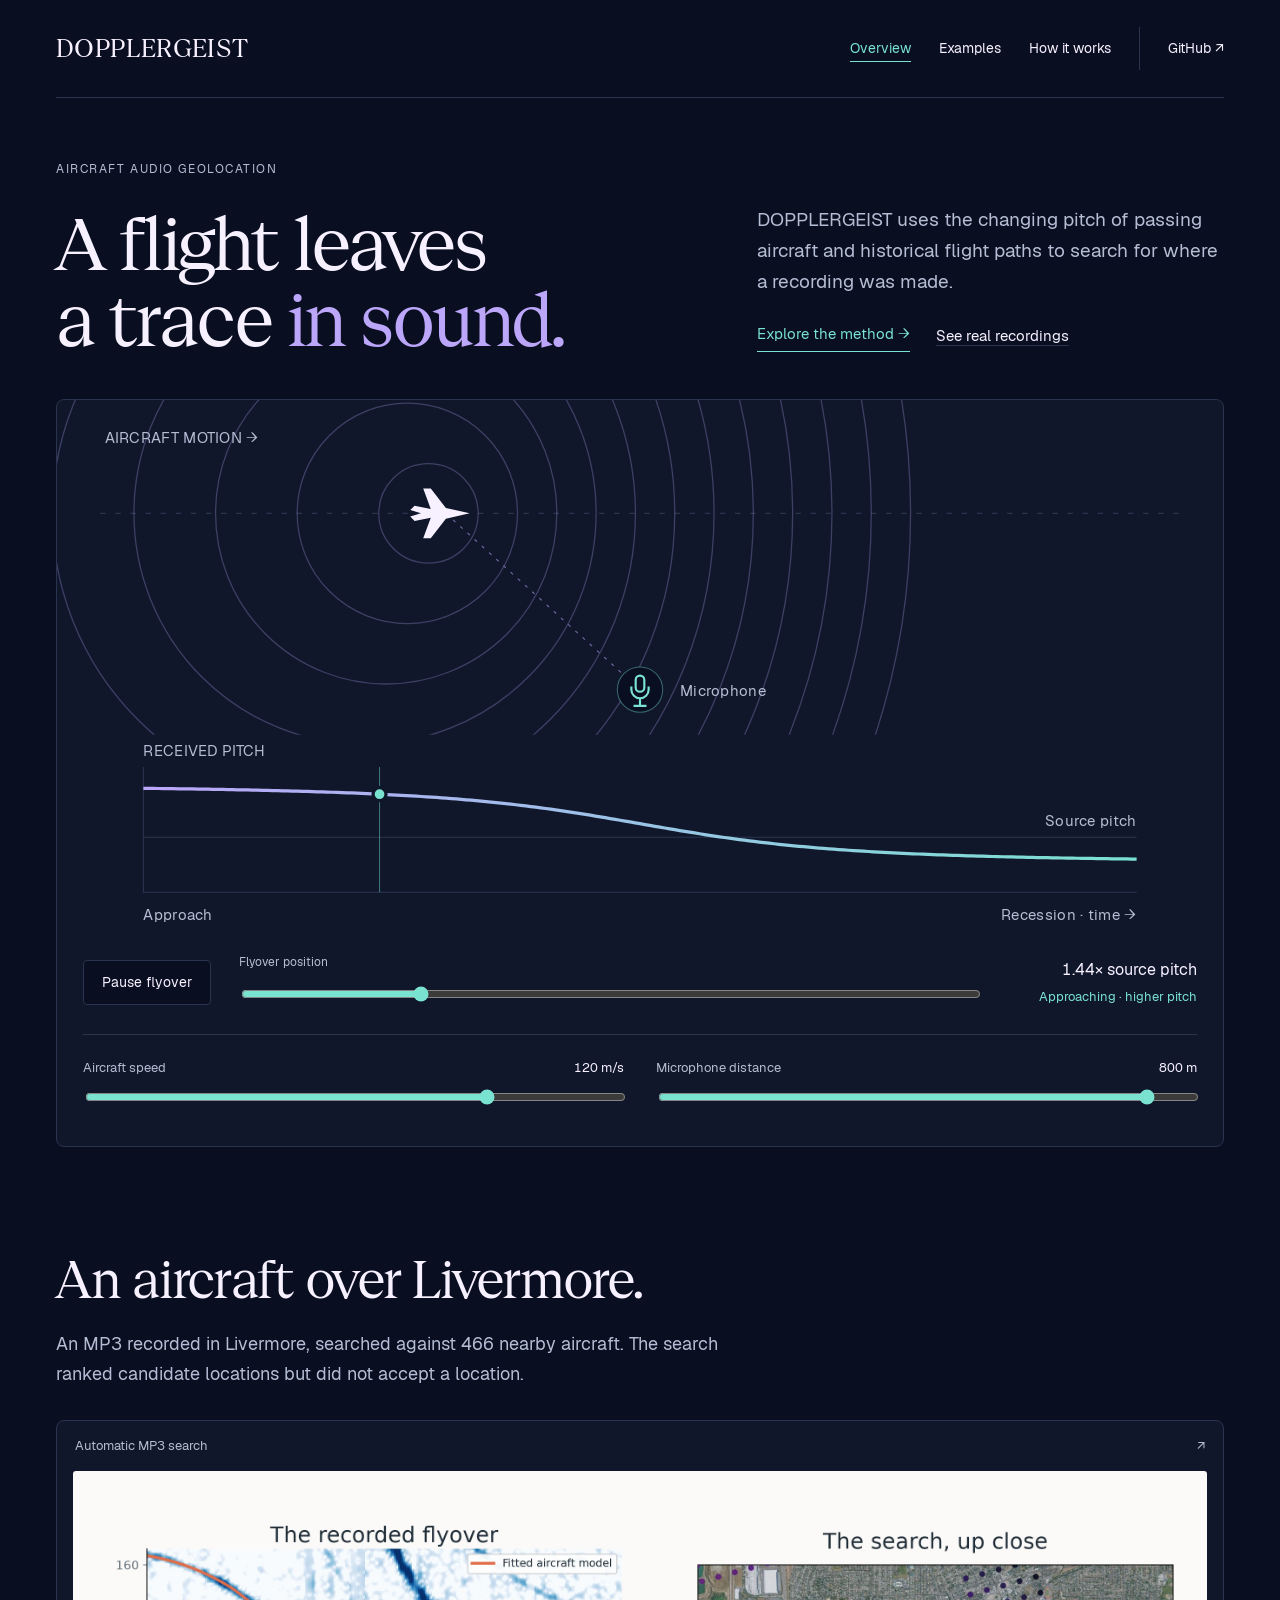
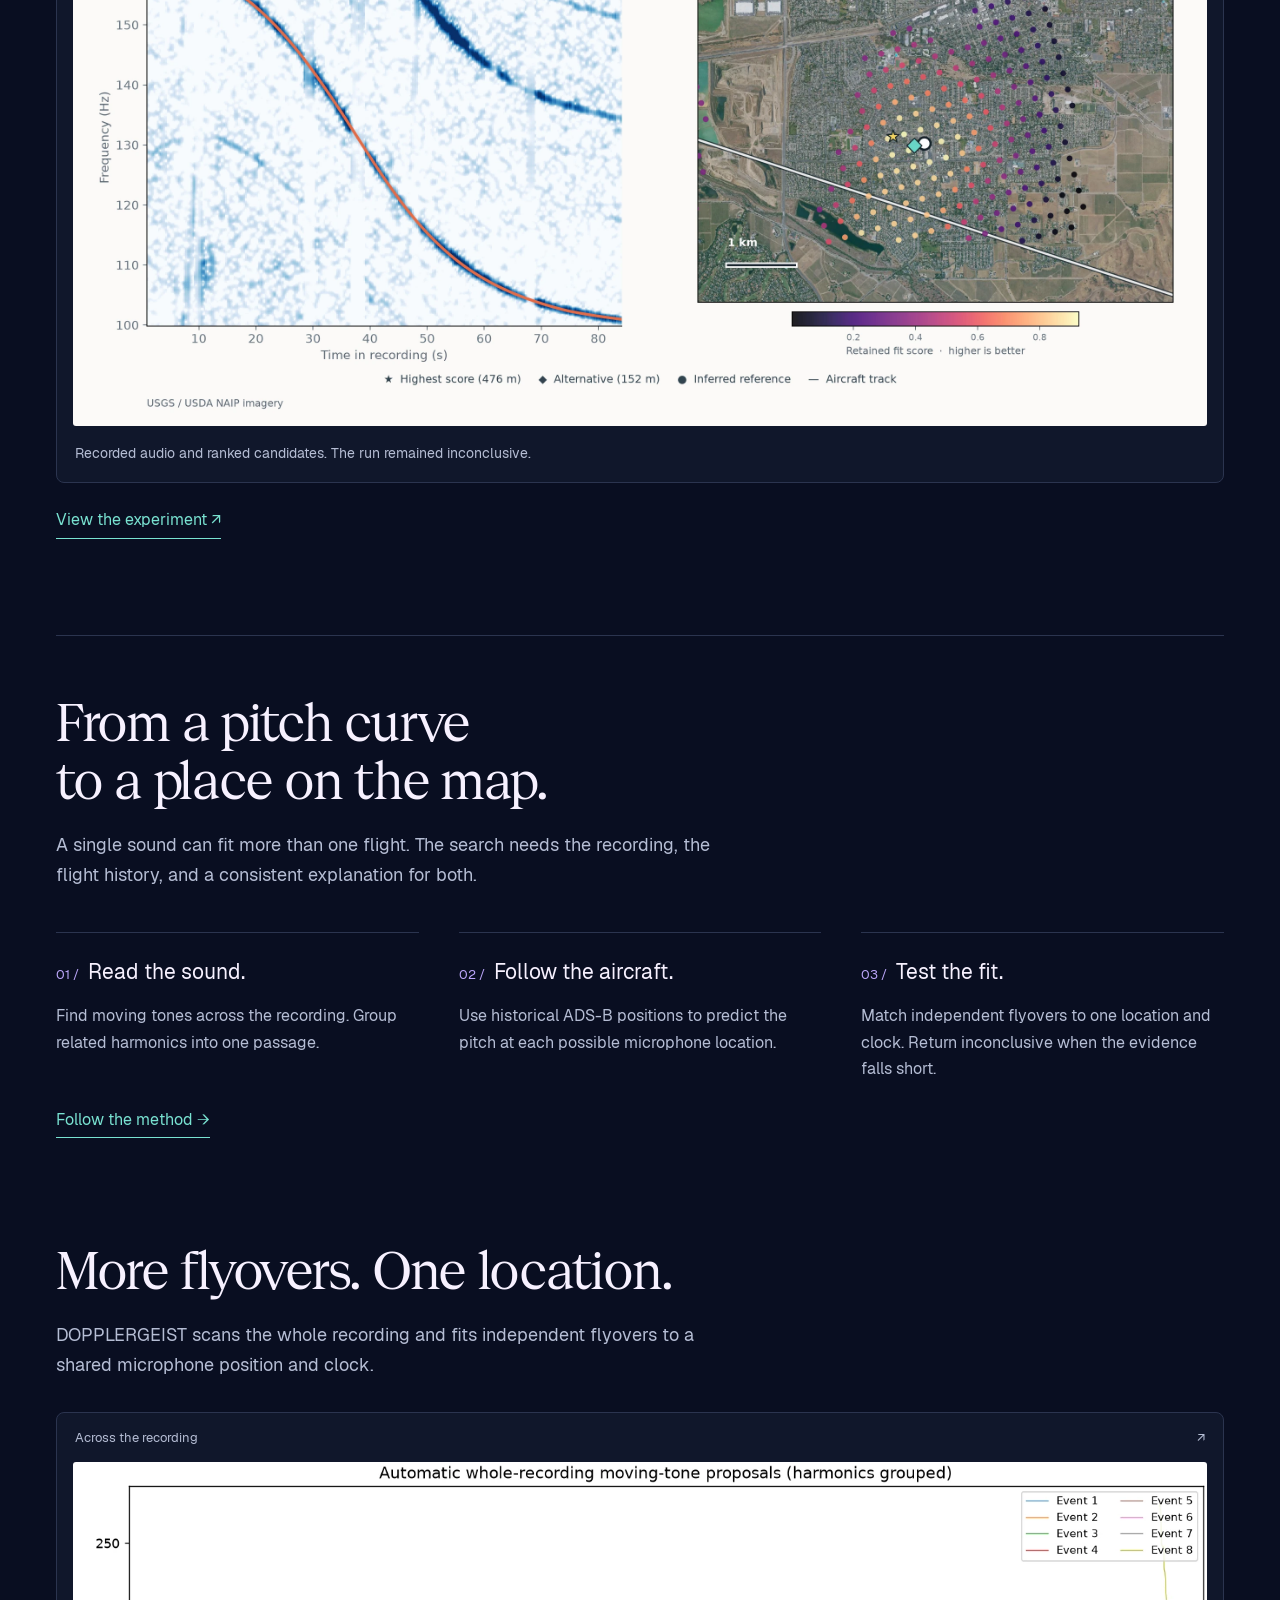
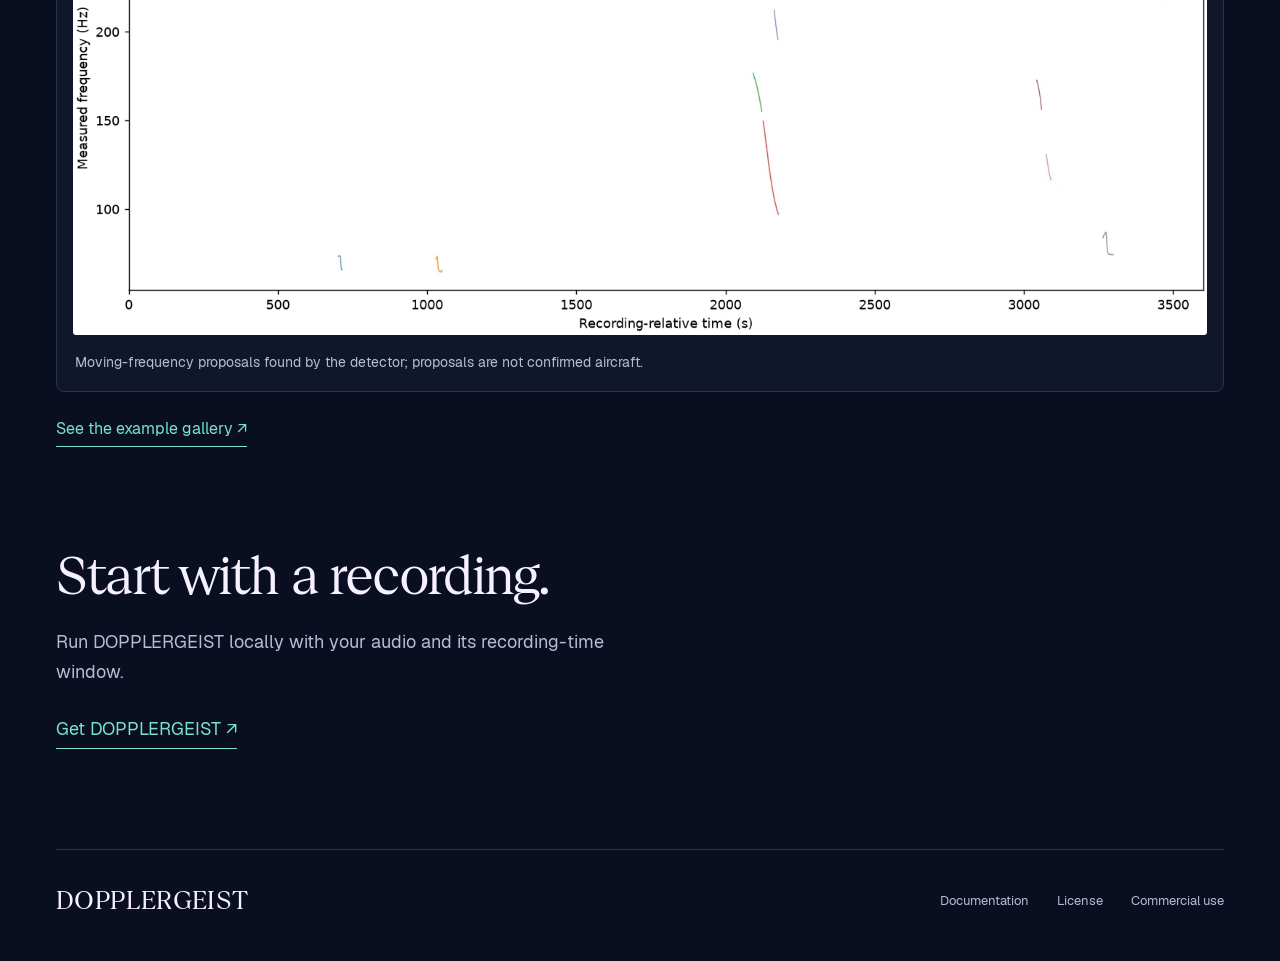
<file: docs/index.html>
<!doctype html>
<html lang="en">
<head>
<meta charset="utf-8">
<meta name="viewport" content="width=device-width,initial-scale=1">
<meta name="theme-color" content="#090e21">
<title>DOPPLERGEIST — Aircraft Doppler Audio Geolocation</title>
<meta name="description" content="Find where audio was recorded using aircraft Doppler shifts and historical ADS-B flight tracks. Explore DOPPLERGEIST’s real recordings, spectrograms and location maps.">
<meta name="robots" content="index,follow,max-image-preview:large">
<link rel="canonical" href="https://1337isnot1337.github.io/DOPPLERGEIST/">
<link rel="preload" href="site-fonts/GeistSerif-Regular.woff2" as="font" type="font/woff2" crossorigin>
<link rel="stylesheet" href="site.css?v=3">
<script src="site.js?v=3" defer></script>
<link rel="icon" href="site-media/favicon.svg" type="image/svg+xml">
<meta property="og:type" content="website">
<meta property="og:site_name" content="DOPPLERGEIST">
<meta property="og:title" content="DOPPLERGEIST — Aircraft Doppler Audio Geolocation">
<meta property="og:description" content="Find where audio was recorded using aircraft Doppler shifts and historical ADS-B flight tracks. Explore DOPPLERGEIST’s real recordings, spectrograms and location maps.">
<meta property="og:url" content="https://1337isnot1337.github.io/DOPPLERGEIST/">
<meta property="og:image" content="https://1337isnot1337.github.io/DOPPLERGEIST/site-media/livermore-automatic-mp3.png">
<meta property="og:image:width" content="2610">
<meta property="og:image:height" content="1278">
<meta property="og:image:alt" content="Aircraft Doppler spectrogram and satellite map from the real Livermore recording">
<meta name="twitter:card" content="summary_large_image">
<meta name="twitter:title" content="DOPPLERGEIST — Aircraft Doppler Audio Geolocation">
<meta name="twitter:description" content="Find where audio was recorded using aircraft Doppler shifts and historical ADS-B flight tracks. Explore DOPPLERGEIST’s real recordings, spectrograms and location maps.">
<meta name="twitter:image" content="https://1337isnot1337.github.io/DOPPLERGEIST/site-media/livermore-automatic-mp3.png">
<meta name="twitter:image:alt" content="Aircraft Doppler spectrogram and satellite map from the real Livermore recording">
<script type="application/ld+json">{"@context":"https://schema.org","@graph":[{"@type":"WebSite","@id":"https://1337isnot1337.github.io/DOPPLERGEIST/#website","url":"https://1337isnot1337.github.io/DOPPLERGEIST/","name":"DOPPLERGEIST"},{"@type":"WebPage","@id":"https://1337isnot1337.github.io/DOPPLERGEIST/#page","url":"https://1337isnot1337.github.io/DOPPLERGEIST/","name":"DOPPLERGEIST — Aircraft Doppler Audio Geolocation","description":"Find where audio was recorded using aircraft Doppler shifts and historical ADS-B flight tracks. Explore DOPPLERGEIST’s real recordings, spectrograms and location maps.","isPartOf":{"@id":"https://1337isnot1337.github.io/DOPPLERGEIST/#website"},"primaryImageOfPage":{"@type":"ImageObject","contentUrl":"https://1337isnot1337.github.io/DOPPLERGEIST/site-media/livermore-automatic-mp3.png"}},{"@type":"SoftwareSourceCode","@id":"https://1337isnot1337.github.io/DOPPLERGEIST/#software","name":"DOPPLERGEIST","description":"Audio geolocation software that matches aircraft Doppler signatures to historical ADS-B flight trajectories.","codeRepository":"https://github.com/1337isnot1337/DOPPLERGEIST","programmingLanguage":"Python","runtimePlatform":"Python 3.11 or later","license":"https://github.com/1337isnot1337/DOPPLERGEIST/blob/main/LICENSE","author":{"@type":"Person","name":"Cinna Davis","url":"https://github.com/1337isnot1337"}}]}</script>
</head>
<body>
<a class="skip" href="#main">Skip to content</a>
<header class="site-header wrap">
<a class="brand" href="./" aria-label="DOPPLERGEIST home">DOPPLERGEIST</a>
<nav aria-label="Main navigation"><a href="./" aria-current="page">Overview</a><a href="examples.html">Examples</a><a href="how-it-works.html">How it works</a><a class="nav-repo" href="https://github.com/1337isnot1337/DOPPLERGEIST">GitHub <span aria-hidden="true">↗</span></a></nav>
</header>
<main id="main">

<section class="hero wrap">
<p class="eyebrow">Aircraft audio geolocation</p>
<div class="hero-copy"><h1>A flight leaves<br>a trace <span>in sound.</span></h1><div><p>DOPPLERGEIST uses the changing pitch of passing aircraft and historical flight paths to search for where a recording was made.</p><div class="hero-links"><a class="text-link" href="how-it-works.html">Explore the method <span aria-hidden="true">→</span></a><a href="examples.html">See real recordings</a></div></div></div>
<div class="doppler-demo" data-doppler>
<svg class="doppler-scene" viewBox="0 0 1080 490" role="img" aria-labelledby="demo-title demo-desc">
<title id="demo-title">How motion changes the pitch at a microphone</title>
<desc id="demo-desc">An aircraft moves from left to right, emitting evenly timed sound waves. Waves are closer together ahead and farther apart behind. The received pitch drops as the aircraft passes. The diagram includes sound travel time and illustrates a constant tone and speed; it is not recorded data.</desc>
<defs><clipPath id="wave-area"><rect width="1080" height="310"/></clipPath><linearGradient id="curve-color"><stop stop-color="#bba6fa"/><stop offset="1" stop-color="#79e2d1"/></linearGradient></defs>
<g clip-path="url(#wave-area)"><path class="flight-line" d="M40 105H1040"/><g class="wavefronts" data-waves><circle cx="402.86" cy="105" r="42.00"/><circle cx="383.27" cy="105" r="98.00"/><circle cx="363.67" cy="105" r="154.00"/><circle cx="344.08" cy="105" r="210.00"/><circle cx="324.49" cy="105" r="266.00"/><circle cx="304.90" cy="105" r="322.00"/><circle cx="285.31" cy="105" r="378.00"/><circle cx="265.71" cy="105" r="434.00"/><circle cx="246.12" cy="105" r="490.00"/><circle cx="226.53" cy="105" r="546.00"/><circle cx="206.94" cy="105" r="602.00"/><circle cx="187.35" cy="105" r="658.00"/></g>
<path class="sound-link" data-sound-link d="M417.55 105L540 268.27"/>
<g class="aircraft" data-plane transform="translate(417.55 105)"><path d="M22 0 0-5-14-23-21-23-14-4-29-7-33-3-23 0-33 3-29 7-14 4-21 23-14 23 0 5Z"/></g>
<g data-receiver transform="translate(0 3.27)"><circle class="receiver-hit" cx="540" cy="265" r="30"/><circle class="receiver-halo" cx="540" cy="265" r="21"/><g class="receiver"><rect x="536" y="252" width="8" height="15" rx="4"/><path d="M532 262v3a8 8 0 0 0 16 0v-3m-8 11v7m-6 0h12"/></g><text x="577" y="271">Microphone</text></g>
</g>
<text x="44" y="40">AIRCRAFT MOTION →</text>
<path class="chart-grid" d="M80 340V456H1000M80 405H1000"/>
<text x="80" y="330">RECEIVED PITCH</text><text x="1000" y="395" text-anchor="end">Source pitch</text>
<path class="pitch-curve" data-curve d="M80.00,359.68 L84.60,359.74 L89.20,359.79 L93.80,359.85 L98.40,359.91 L103.00,359.97 L107.60,360.03 L112.20,360.10 L116.80,360.16 L121.40,360.23 L126.00,360.30 L130.60,360.37 L135.20,360.45 L139.80,360.52 L144.40,360.60 L149.00,360.68 L153.60,360.76 L158.20,360.84 L162.80,360.93 L167.40,361.02 L172.00,361.11 L176.60,361.21 L181.20,361.30 L185.80,361.40 L190.40,361.51 L195.00,361.61 L199.60,361.72 L204.20,361.83 L208.80,361.95 L213.40,362.07 L218.00,362.19 L222.60,362.32 L227.20,362.45 L231.80,362.58 L236.40,362.72 L241.00,362.87 L245.60,363.01 L250.20,363.17 L254.80,363.32 L259.40,363.49 L264.00,363.66 L268.60,363.83 L273.20,364.01 L277.80,364.19 L282.40,364.39 L287.00,364.58 L291.60,364.79 L296.20,365.00 L300.80,365.22 L305.40,365.44 L310.00,365.68 L314.60,365.92 L319.20,366.17 L323.80,366.42 L328.40,366.69 L333.00,366.97 L337.60,367.25 L342.20,367.55 L346.80,367.85 L351.40,368.17 L356.00,368.50 L360.60,368.83 L365.20,369.18 L369.80,369.54 L374.40,369.92 L379.00,370.30 L383.60,370.70 L388.20,371.11 L392.80,371.54 L397.40,371.97 L402.00,372.43 L406.60,372.89 L411.20,373.37 L415.80,373.87 L420.40,374.38 L425.00,374.91 L429.60,375.45 L434.20,376.01 L438.80,376.58 L443.40,377.17 L448.00,377.77 L452.60,378.39 L457.20,379.02 L461.80,379.67 L466.40,380.34 L471.00,381.01 L475.60,381.70 L480.20,382.41 L484.80,383.13 L489.40,383.86 L494.00,384.60 L498.60,385.35 L503.20,386.11 L507.80,386.89 L512.40,387.67 L517.00,388.45 L521.60,389.24 L526.20,390.04 L530.80,390.84 L535.40,391.64 L540.00,392.45 L544.60,393.25 L549.20,394.05 L553.80,394.86 L558.40,395.65 L563.00,396.44 L567.60,397.23 L572.20,398.01 L576.80,398.78 L581.40,399.54 L586.00,400.30 L590.60,401.04 L595.20,401.77 L599.80,402.49 L604.40,403.19 L609.00,403.88 L613.60,404.56 L618.20,405.22 L622.80,405.87 L627.40,406.51 L632.00,407.13 L636.60,407.73 L641.20,408.32 L645.80,408.89 L650.40,409.45 L655.00,409.99 L659.60,410.51 L664.20,411.03 L668.80,411.52 L673.40,412.00 L678.00,412.47 L682.60,412.92 L687.20,413.36 L691.80,413.79 L696.40,414.20 L701.00,414.59 L705.60,414.98 L710.20,415.35 L714.80,415.71 L719.40,416.06 L724.00,416.40 L728.60,416.73 L733.20,417.04 L737.80,417.35 L742.40,417.64 L747.00,417.93 L751.60,418.20 L756.20,418.47 L760.80,418.73 L765.40,418.98 L770.00,419.22 L774.60,419.45 L779.20,419.68 L783.80,419.90 L788.40,420.11 L793.00,420.31 L797.60,420.51 L802.20,420.70 L806.80,420.89 L811.40,421.07 L816.00,421.24 L820.60,421.41 L825.20,421.57 L829.80,421.73 L834.40,421.88 L839.00,422.03 L843.60,422.17 L848.20,422.31 L852.80,422.45 L857.40,422.58 L862.00,422.70 L866.60,422.83 L871.20,422.95 L875.80,423.06 L880.40,423.17 L885.00,423.28 L889.60,423.39 L894.20,423.49 L898.80,423.59 L903.40,423.69 L908.00,423.78 L912.60,423.88 L917.20,423.96 L921.80,424.05 L926.40,424.13 L931.00,424.22 L935.60,424.30 L940.20,424.37 L944.80,424.45 L949.40,424.52 L954.00,424.59 L958.60,424.66 L963.20,424.73 L967.80,424.80 L972.40,424.86 L977.00,424.92 L981.60,424.98 L986.20,425.04 L990.80,425.10 L995.40,425.16 L1000.00,425.21"/><path class="chart-cursor" data-cursor d="M375.71 340V456"/><circle class="pitch-dot" data-dot cx="375.71" cy="370.02" r="6"/>
<text x="80" y="482">Approach</text><text x="1000" y="482" text-anchor="end">Recession · time →</text>
</svg>
<div class="demo-controls" hidden>
<div class="demo-transport"><button type="button" class="play-button" data-play>Play flyover</button><label class="timeline-label"><span>Flyover position</span><input data-time type="range" min="0" max="1000" value="321" aria-label="Scrub through the flyover"></label><div class="pitch-readout"><output data-pitch aria-live="off">Higher pitch</output><span class="demo-phase" data-phase>Approaching · higher pitch</span></div></div>
<div class="demo-parameters"><label><span>Aircraft speed <output data-speed-value for="demo-speed">120 m/s</output></span><input id="demo-speed" data-speed type="range" min="60" max="140" step="5" value="120"></label><label><span>Microphone distance <output data-distance-value for="demo-distance">800 m</output></span><input id="demo-distance" data-distance type="range" min="250" max="850" step="10" value="800"></label></div>
</div>
</div>
</section>
<section class="section wrap" aria-labelledby="livermore">
<div class="section-intro"><h2 id="livermore">An aircraft over Livermore.</h2><p>An MP3 recorded in Livermore, searched against 466 nearby aircraft. The search ranked candidate locations but did not accept a location.</p></div>
<figure class="evidence-figure"><div class="figure-heading"><span>Automatic MP3 search</span><span aria-hidden="true">↗</span></div><a class="figure-link" href="site-media/livermore-automatic-mp3.png" aria-label="View full-size image: Recorded aircraft frequency falling from 160 to 100 Hz beside a satellite map of ranked recording locations in Livermore"><img src="site-media/livermore-automatic-mp3.webp" srcset="site-media/livermore-automatic-mp3-960.webp 960w, site-media/livermore-automatic-mp3.webp 2610w" sizes="(max-width: 700px) calc(100vw - 62px), (max-width: 900px) calc(100vw - 98px), min(1166px, calc(100vw - 146px))" width="2610" height="1278" loading="lazy" decoding="async" alt="Recorded aircraft frequency falling from 160 to 100 Hz beside a satellite map of ranked recording locations in Livermore"></a><figcaption>Recorded audio and ranked candidates. The run remained inconclusive.</figcaption></figure>
<p class="section-link"><a href="https://github.com/1337isnot1337/DOPPLERGEIST/blob/main/docs/LIVERMORE_DEMO.md#all-aircraft-archive-mp3-ranking">View the experiment <span aria-hidden="true">↗</span></a></p>
</section>
<section class="section wrap method-summary" aria-labelledby="doppler">
<div class="section-intro"><h2 id="doppler">From a pitch curve<br>to a place on the map.</h2><p>A single sound can fit more than one flight. The search needs the recording, the flight history, and a consistent explanation for both.</p></div>
<ol class="method-steps"><li><h3>Read the sound.</h3><p>Find moving tones across the recording. Group related harmonics into one passage.</p></li><li><h3>Follow the aircraft.</h3><p>Use historical ADS-B positions to predict the pitch at each possible microphone location.</p></li><li><h3>Test the fit.</h3><p>Match independent flyovers to one location and clock. Return inconclusive when the evidence falls short.</p></li></ol>
<p class="section-link"><a href="how-it-works.html">Follow the method <span aria-hidden="true">→</span></a></p></section>
<section class="section wrap" aria-labelledby="flyovers">
<div class="section-intro"><h2 id="flyovers">More flyovers. One location.</h2><p>DOPPLERGEIST scans the whole recording and fits independent flyovers to a shared microphone position and clock.</p></div>
<figure class="evidence-figure"><div class="figure-heading"><span>Across the recording</span><span aria-hidden="true">↗</span></div><a class="figure-link" href="site-media/discovery-overview.png" aria-label="View full-size image: Automatically detected moving-frequency traces spread across an hour-long recording"><img src="site-media/discovery-overview.webp" srcset="site-media/discovery-overview-960.webp 960w, site-media/discovery-overview.webp 1560w" sizes="(max-width: 700px) calc(100vw - 62px), (max-width: 900px) calc(100vw - 98px), min(1166px, calc(100vw - 146px))" width="1560" height="650" loading="lazy" decoding="async" alt="Automatically detected moving-frequency traces spread across an hour-long recording"></a><figcaption>Moving-frequency proposals found by the detector; proposals are not confirmed aircraft.</figcaption></figure>
<p class="section-link"><a href="examples.html">See the example gallery <span aria-hidden="true">↗</span></a></p>
</section>
<section class="closing wrap"><h2>Start with a recording.</h2><p>Run DOPPLERGEIST locally with your audio and its recording-time window.</p><a class="text-link" href="how-it-works.html#run">Get DOPPLERGEIST <span aria-hidden="true">↗</span></a></section>

</main>
<footer class="wrap">
<a class="brand" href="./">DOPPLERGEIST</a>
<nav aria-label="Footer navigation"><a href="https://github.com/1337isnot1337/DOPPLERGEIST/blob/main/docs/SETUP.md">Documentation</a><a href="https://github.com/1337isnot1337/DOPPLERGEIST/blob/main/LICENSE">License</a><a href="https://github.com/1337isnot1337/DOPPLERGEIST/blob/main/docs/COMMERCIAL-LICENSING.md">Commercial use</a></nav>
</footer>
</body>
</html>
</file>
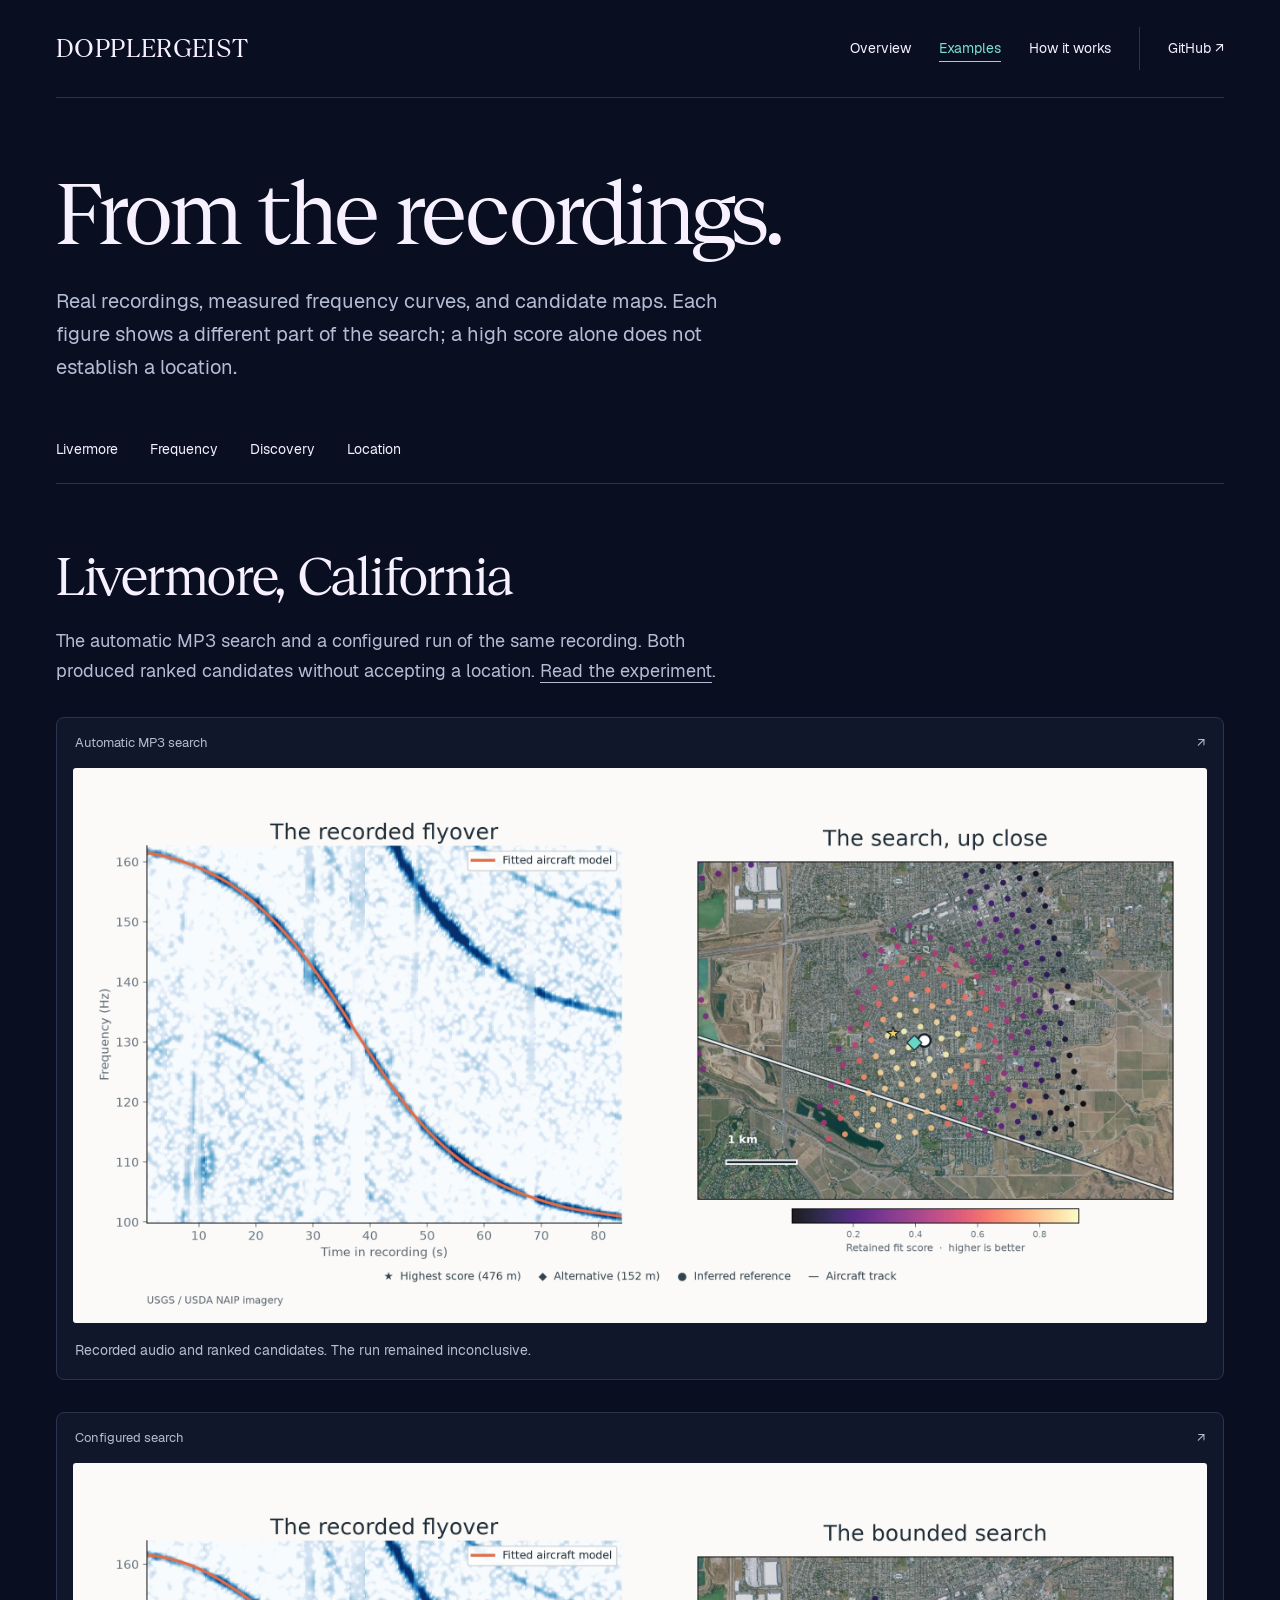
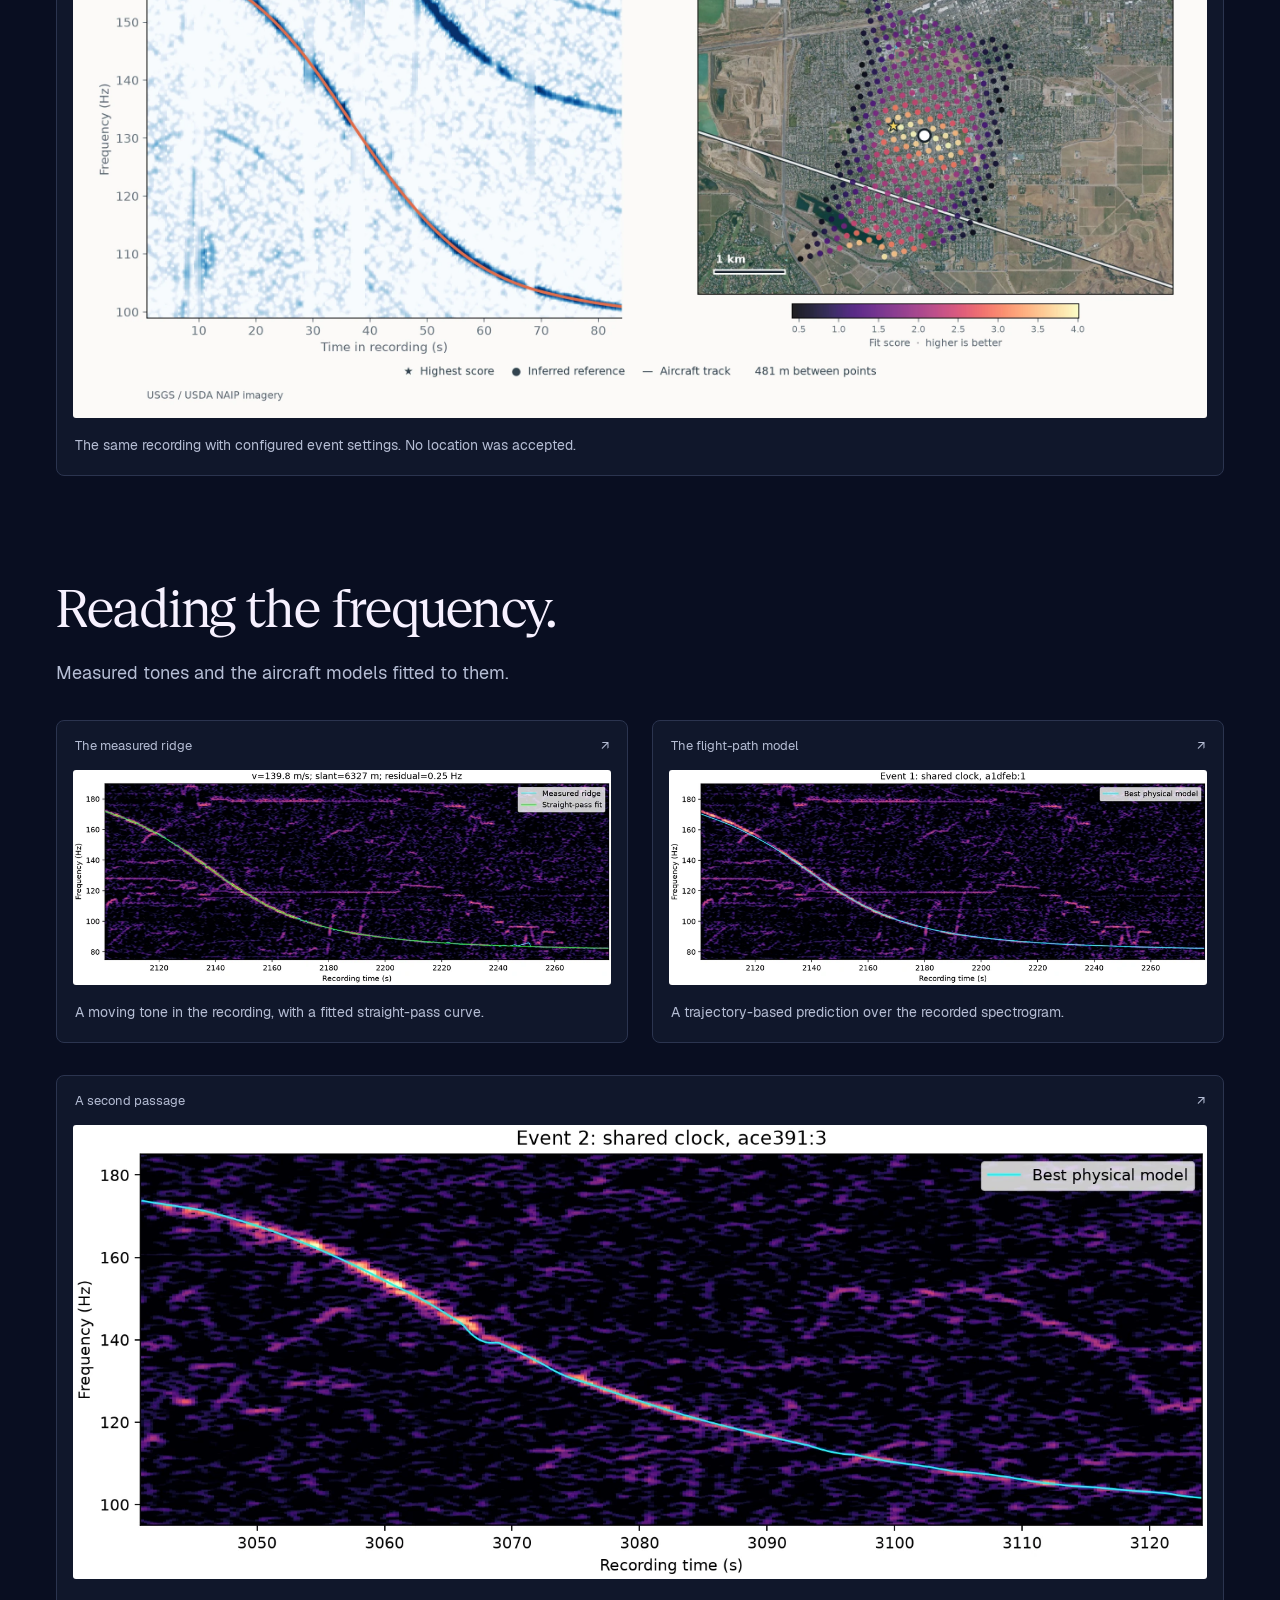
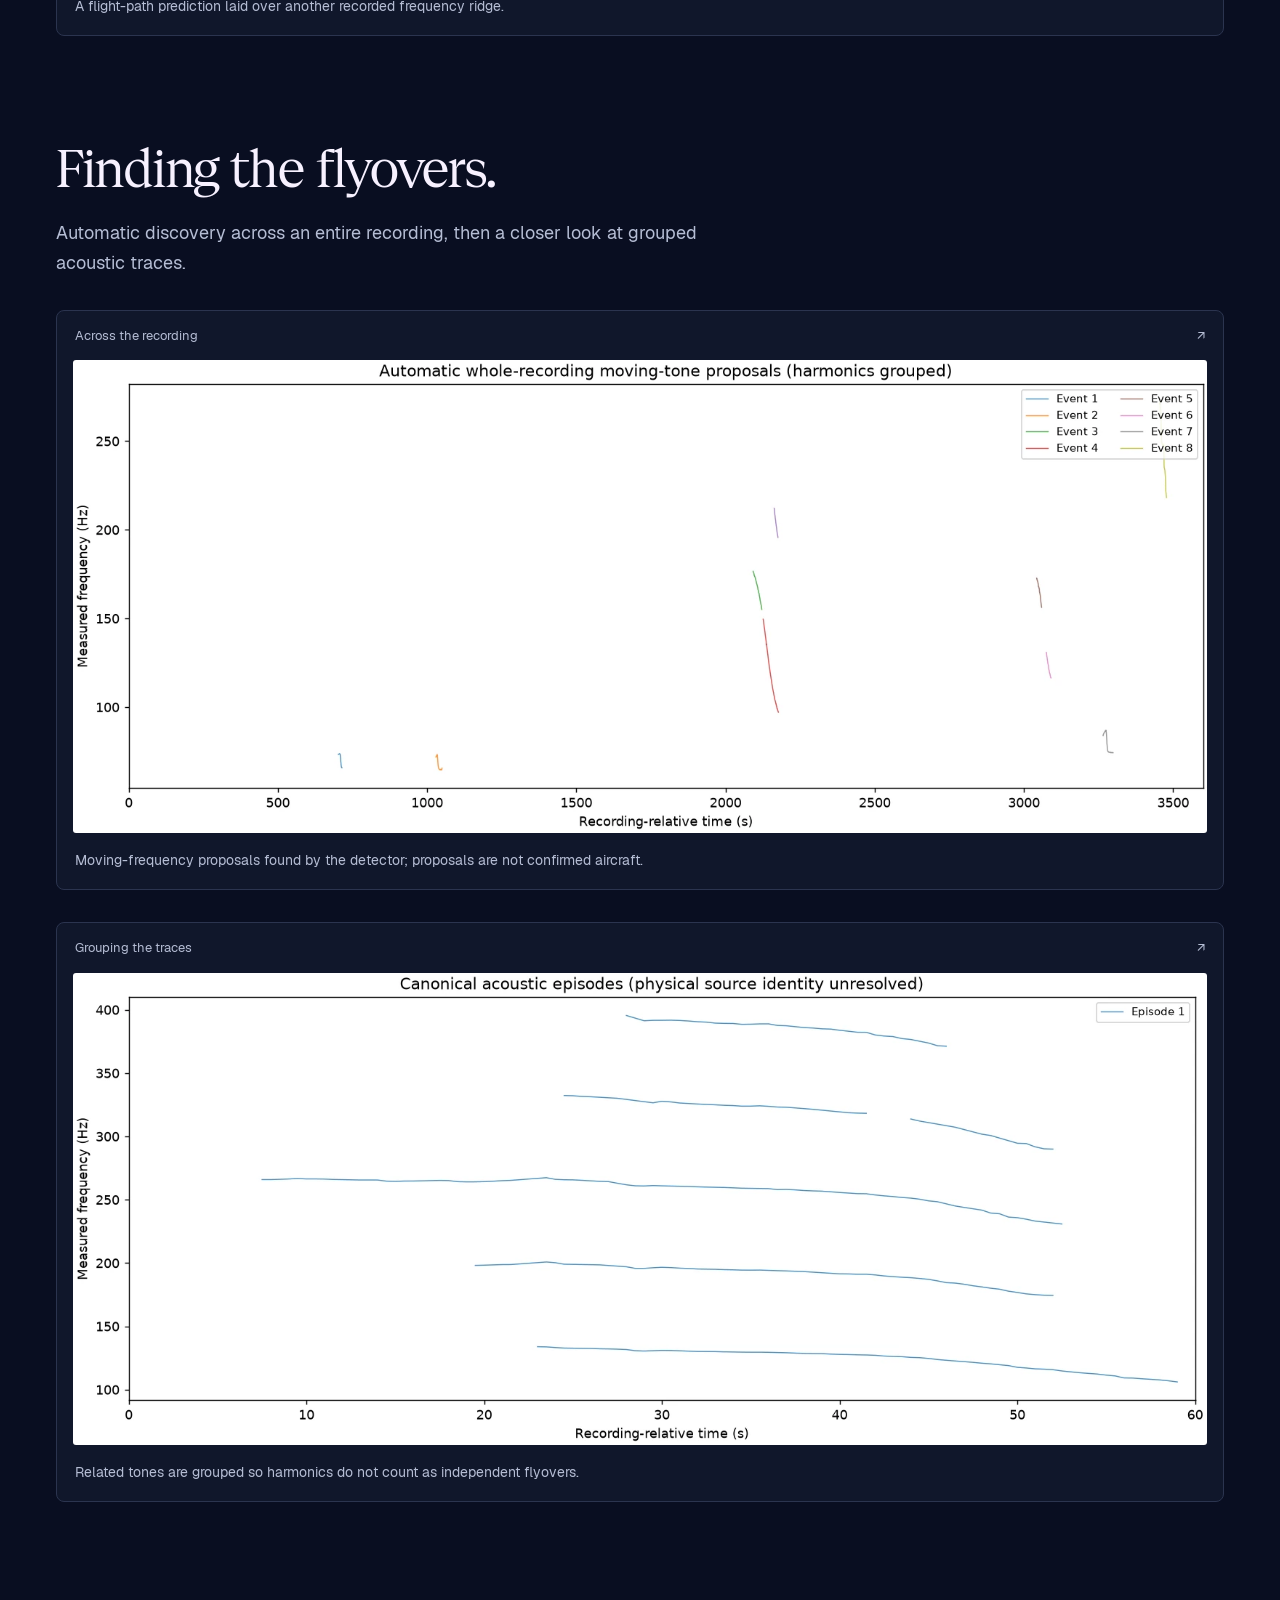
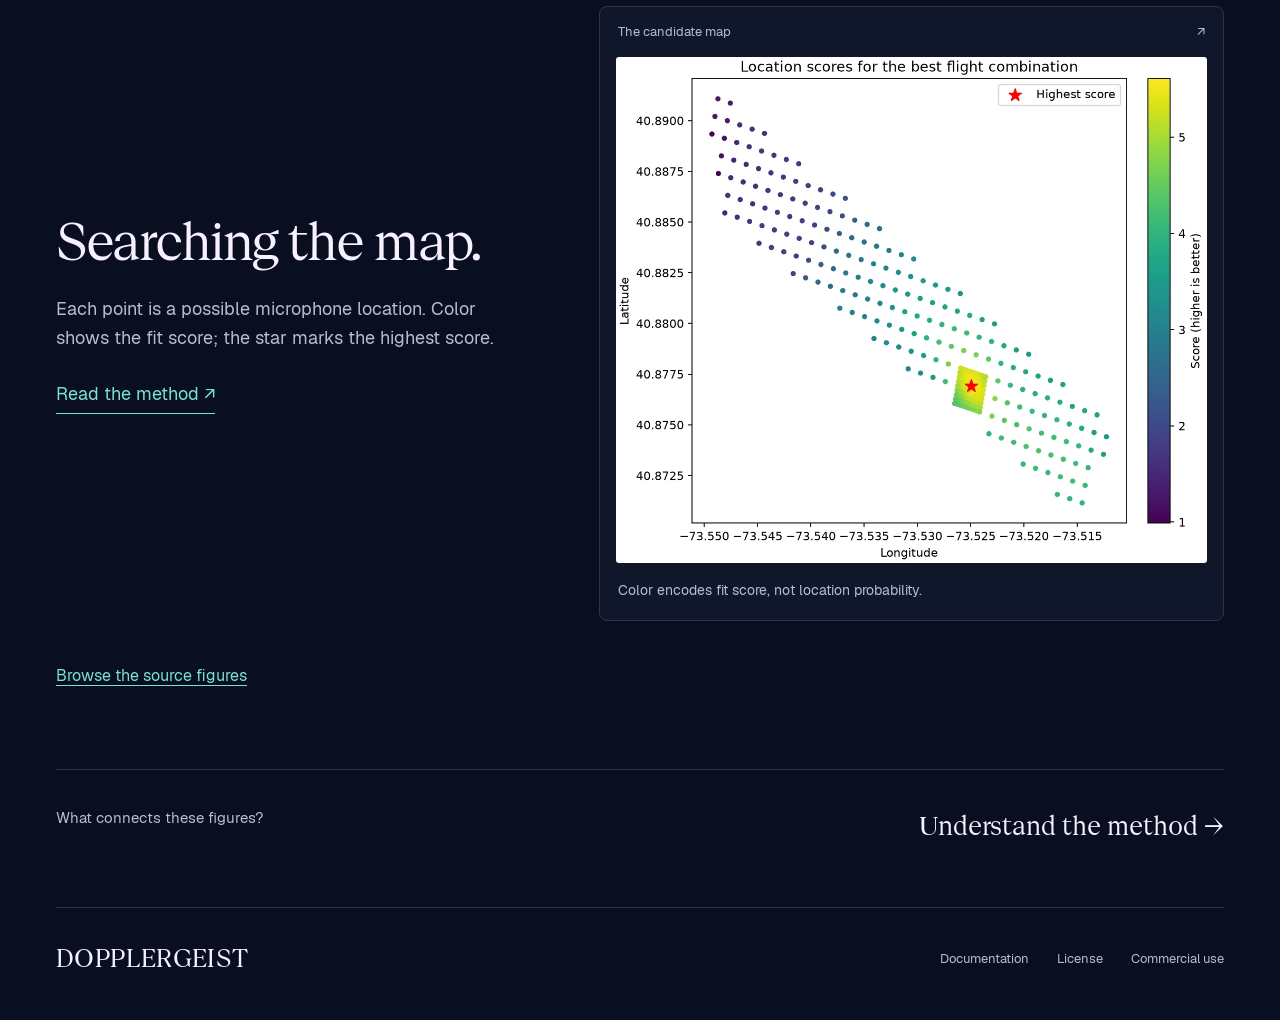
<file: docs/examples.html>
<!doctype html>
<html lang="en">
<head>
<meta charset="utf-8">
<meta name="viewport" content="width=device-width,initial-scale=1">
<meta name="theme-color" content="#090e21">
<title>Audio Geolocation Examples — DOPPLERGEIST</title>
<meta name="description" content="Real aircraft recordings analyzed with DOPPLERGEIST. Browse Doppler spectrograms, flight-path fits and geographic search results from the repository.">
<meta name="robots" content="index,follow,max-image-preview:large">
<link rel="canonical" href="https://1337isnot1337.github.io/DOPPLERGEIST/examples.html">
<link rel="preload" href="site-fonts/GeistSerif-Regular.woff2" as="font" type="font/woff2" crossorigin>
<link rel="stylesheet" href="site.css?v=3">
<script src="site.js?v=3" defer></script>
<link rel="icon" href="site-media/favicon.svg" type="image/svg+xml">
<meta property="og:type" content="website">
<meta property="og:site_name" content="DOPPLERGEIST">
<meta property="og:title" content="Audio Geolocation Examples — DOPPLERGEIST">
<meta property="og:description" content="Real aircraft recordings analyzed with DOPPLERGEIST. Browse Doppler spectrograms, flight-path fits and geographic search results from the repository.">
<meta property="og:url" content="https://1337isnot1337.github.io/DOPPLERGEIST/examples.html">
<meta property="og:image" content="https://1337isnot1337.github.io/DOPPLERGEIST/site-media/livermore-automatic-mp3.png">
<meta property="og:image:width" content="2610">
<meta property="og:image:height" content="1278">
<meta property="og:image:alt" content="Aircraft Doppler spectrogram and satellite map from the real Livermore recording">
<meta name="twitter:card" content="summary_large_image">
<meta name="twitter:title" content="Audio Geolocation Examples — DOPPLERGEIST">
<meta name="twitter:description" content="Real aircraft recordings analyzed with DOPPLERGEIST. Browse Doppler spectrograms, flight-path fits and geographic search results from the repository.">
<meta name="twitter:image" content="https://1337isnot1337.github.io/DOPPLERGEIST/site-media/livermore-automatic-mp3.png">
<meta name="twitter:image:alt" content="Aircraft Doppler spectrogram and satellite map from the real Livermore recording">
<script type="application/ld+json">{"@context":"https://schema.org","@graph":[{"@type":"WebSite","@id":"https://1337isnot1337.github.io/DOPPLERGEIST/#website","url":"https://1337isnot1337.github.io/DOPPLERGEIST/","name":"DOPPLERGEIST"},{"@type":"WebPage","@id":"https://1337isnot1337.github.io/DOPPLERGEIST/examples.html#page","url":"https://1337isnot1337.github.io/DOPPLERGEIST/examples.html","name":"Audio Geolocation Examples — DOPPLERGEIST","description":"Real aircraft recordings analyzed with DOPPLERGEIST. Browse Doppler spectrograms, flight-path fits and geographic search results from the repository.","isPartOf":{"@id":"https://1337isnot1337.github.io/DOPPLERGEIST/#website"},"primaryImageOfPage":{"@type":"ImageObject","contentUrl":"https://1337isnot1337.github.io/DOPPLERGEIST/site-media/livermore-automatic-mp3.png"}},{"@type":"SoftwareSourceCode","@id":"https://1337isnot1337.github.io/DOPPLERGEIST/#software","name":"DOPPLERGEIST","description":"Audio geolocation software that matches aircraft Doppler signatures to historical ADS-B flight trajectories.","codeRepository":"https://github.com/1337isnot1337/DOPPLERGEIST","programmingLanguage":"Python","runtimePlatform":"Python 3.11 or later","license":"https://github.com/1337isnot1337/DOPPLERGEIST/blob/main/LICENSE","author":{"@type":"Person","name":"Cinna Davis","url":"https://github.com/1337isnot1337"}},{"@type":"BreadcrumbList","itemListElement":[{"@type":"ListItem","position":1,"name":"DOPPLERGEIST","item":"https://1337isnot1337.github.io/DOPPLERGEIST/"},{"@type":"ListItem","position":2,"name":"Examples","item":"https://1337isnot1337.github.io/DOPPLERGEIST/examples.html"}]}]}</script>
</head>
<body>
<a class="skip" href="#main">Skip to content</a>
<header class="site-header wrap">
<a class="brand" href="./" aria-label="DOPPLERGEIST home">DOPPLERGEIST</a>
<nav aria-label="Main navigation"><a href="./">Overview</a><a href="examples.html" aria-current="page">Examples</a><a href="how-it-works.html">How it works</a><a class="nav-repo" href="https://github.com/1337isnot1337/DOPPLERGEIST">GitHub <span aria-hidden="true">↗</span></a></nav>
</header>
<main id="main">

<section class="page-heading wrap"><h1>From the recordings.</h1><p>Real recordings, measured frequency curves, and candidate maps. Each figure shows a different part of the search; a high score alone does not establish a location.</p></section>
<nav class="page-jumps wrap" aria-label="On this page"><a href="#livermore">Livermore</a><a href="#frequency">Frequency</a><a href="#discovery">Discovery</a><a href="#map">Location</a></nav>
<section class="section first wrap" aria-labelledby="livermore"><div class="section-intro"><h2 id="livermore">Livermore, California</h2><p>The automatic MP3 search and a configured run of the same recording. Both produced ranked candidates without accepting a location. <a href="https://github.com/1337isnot1337/DOPPLERGEIST/blob/main/docs/LIVERMORE_DEMO.md">Read the experiment</a>.</p></div>
<figure class="evidence-figure"><div class="figure-heading"><span>Automatic MP3 search</span><span aria-hidden="true">↗</span></div><a class="figure-link" href="site-media/livermore-automatic-mp3.png" aria-label="View full-size image: Automatic real MP3 analysis with the observed Doppler curve and ranked locations on a Livermore satellite map"><img src="site-media/livermore-automatic-mp3.webp" srcset="site-media/livermore-automatic-mp3-960.webp 960w, site-media/livermore-automatic-mp3.webp 2610w" sizes="(max-width: 700px) calc(100vw - 62px), (max-width: 900px) calc(100vw - 98px), min(1166px, calc(100vw - 146px))" width="2610" height="1278" fetchpriority="high" alt="Automatic real MP3 analysis with the observed Doppler curve and ranked locations on a Livermore satellite map"></a><figcaption>Recorded audio and ranked candidates. The run remained inconclusive.</figcaption></figure>
<figure class="evidence-figure separate-figure"><div class="figure-heading"><span>Configured search</span><span aria-hidden="true">↗</span></div><a class="figure-link" href="site-media/livermore-configured.png" aria-label="View full-size image: Configured Livermore search showing a recorded flyover and a bounded map of candidate microphone positions"><img src="site-media/livermore-configured.webp" srcset="site-media/livermore-configured-960.webp 960w, site-media/livermore-configured.webp 2610w" sizes="(max-width: 700px) calc(100vw - 62px), (max-width: 900px) calc(100vw - 98px), min(1166px, calc(100vw - 146px))" width="2610" height="1278" loading="lazy" decoding="async" alt="Configured Livermore search showing a recorded flyover and a bounded map of candidate microphone positions"></a><figcaption>The same recording with configured event settings. No location was accepted.</figcaption></figure>
</section>
<section class="section wrap" aria-labelledby="frequency"><div class="section-intro"><h2 id="frequency">Reading the frequency.</h2><p>Measured tones and the aircraft models fitted to them.</p></div>
<div class="pair">
<figure class="evidence-figure"><div class="figure-heading"><span>The measured ridge</span><span aria-hidden="true">↗</span></div><a class="figure-link" href="site-media/measured-event.png" aria-label="View full-size image: Recorded aircraft Doppler ridge and a fitted straight-pass curve"><img src="site-media/measured-event.webp" srcset="site-media/measured-event-960.webp 960w, site-media/measured-event.webp 1500w" sizes="(max-width: 700px) calc(100vw - 62px), (max-width: 900px) calc(50vw - 78px), min(554px, calc(50vw - 102px))" width="1500" height="600" loading="lazy" decoding="async" alt="Recorded aircraft Doppler ridge and a fitted straight-pass curve"></a><figcaption>A moving tone in the recording, with a fitted straight-pass curve.</figcaption></figure>
<figure class="evidence-figure"><div class="figure-heading"><span>The flight-path model</span><span aria-hidden="true">↗</span></div><a class="figure-link" href="site-media/physical-model.png" aria-label="View full-size image: Observed aircraft spectrogram with a best-fitting sound propagation model"><img src="site-media/physical-model.webp" srcset="site-media/physical-model-960.webp 960w, site-media/physical-model.webp 1600w" sizes="(max-width: 700px) calc(100vw - 62px), (max-width: 900px) calc(50vw - 78px), min(554px, calc(50vw - 102px))" width="1600" height="640" loading="lazy" decoding="async" alt="Observed aircraft spectrogram with a best-fitting sound propagation model"></a><figcaption>A trajectory-based prediction over the recorded spectrogram.</figcaption></figure>
</div>
<figure class="evidence-figure separate-figure"><div class="figure-heading"><span>A second passage</span><span aria-hidden="true">↗</span></div><a class="figure-link" href="site-media/track-overlay.png" aria-label="View full-size image: Second recorded flyover with cyan Doppler model over the descending frequency ridge"><img src="site-media/track-overlay.webp" srcset="site-media/track-overlay-960.webp 960w, site-media/track-overlay.webp 1600w" sizes="(max-width: 700px) calc(100vw - 62px), (max-width: 900px) calc(100vw - 98px), min(1166px, calc(100vw - 146px))" width="1600" height="640" loading="lazy" decoding="async" alt="Second recorded flyover with cyan Doppler model over the descending frequency ridge"></a><figcaption>A flight-path prediction laid over another recorded frequency ridge.</figcaption></figure>
</section>
<section class="section wrap" aria-labelledby="discovery"><div class="section-intro"><h2 id="discovery">Finding the flyovers.</h2><p>Automatic discovery across an entire recording, then a closer look at grouped acoustic traces.</p></div>
<figure class="evidence-figure"><div class="figure-heading"><span>Across the recording</span><span aria-hidden="true">↗</span></div><a class="figure-link" href="site-media/discovery-overview.png" aria-label="View full-size image: Whole-recording discovery showing candidate moving-frequency traces over recording time"><img src="site-media/discovery-overview.webp" srcset="site-media/discovery-overview-960.webp 960w, site-media/discovery-overview.webp 1560w" sizes="(max-width: 700px) calc(100vw - 62px), (max-width: 900px) calc(100vw - 98px), min(1166px, calc(100vw - 146px))" width="1560" height="650" loading="lazy" decoding="async" alt="Whole-recording discovery showing candidate moving-frequency traces over recording time"></a><figcaption>Moving-frequency proposals found by the detector; proposals are not confirmed aircraft.</figcaption></figure>
<figure class="evidence-figure separate-figure"><div class="figure-heading"><span>Grouping the traces</span><span aria-hidden="true">↗</span></div><a class="figure-link" href="site-media/acoustic-families.png" aria-label="View full-size image: Frequency traces grouped into a canonical acoustic episode over 60 seconds"><img src="site-media/acoustic-families.webp" srcset="site-media/acoustic-families-960.webp 960w, site-media/acoustic-families.webp 1560w" sizes="(max-width: 700px) calc(100vw - 62px), (max-width: 900px) calc(100vw - 98px), min(1166px, calc(100vw - 146px))" width="1560" height="650" loading="lazy" decoding="async" alt="Frequency traces grouped into a canonical acoustic episode over 60 seconds"></a><figcaption>Related tones are grouped so harmonics do not count as independent flyovers.</figcaption></figure>
</section>
<section class="section wrap location-section" aria-labelledby="map"><div><h2 id="map">Searching the map.</h2><p>Each point is a possible microphone location. Color shows the fit score; the star marks the highest score.</p><a class="text-link" href="how-it-works.html">Read the method <span aria-hidden="true">↗</span></a></div>
<figure class="evidence-figure"><div class="figure-heading"><span>The candidate map</span><span aria-hidden="true">↗</span></div><a class="figure-link" href="site-media/location-scores.png" aria-label="View full-size image: Geographic grid colored by location fit score, with the highest-scoring position marked by a red star"><img src="site-media/location-scores.webp" srcset="site-media/location-scores-960.webp 960w, site-media/location-scores.webp 1120w" sizes="(max-width: 700px) calc(100vw - 62px), (max-width: 900px) calc(100vw - 98px), min(1166px, calc(100vw - 146px))" width="1120" height="960" loading="lazy" decoding="async" alt="Geographic grid colored by location fit score, with the highest-scoring position marked by a red star"></a><figcaption>Color encodes fit score, not location probability.</figcaption></figure>
</section>

<p class="wrap source-link"><a href="https://github.com/1337isnot1337/DOPPLERGEIST/tree/main/evidence">Browse the source figures</a></p>
<div class="next-page wrap"><span>What connects these figures?</span><a href="how-it-works.html">Understand the method <span aria-hidden="true">→</span></a></div>
</main>
<footer class="wrap">
<a class="brand" href="./">DOPPLERGEIST</a>
<nav aria-label="Footer navigation"><a href="https://github.com/1337isnot1337/DOPPLERGEIST/blob/main/docs/SETUP.md">Documentation</a><a href="https://github.com/1337isnot1337/DOPPLERGEIST/blob/main/LICENSE">License</a><a href="https://github.com/1337isnot1337/DOPPLERGEIST/blob/main/docs/COMMERCIAL-LICENSING.md">Commercial use</a></nav>
</footer>
</body>
</html>
</file>
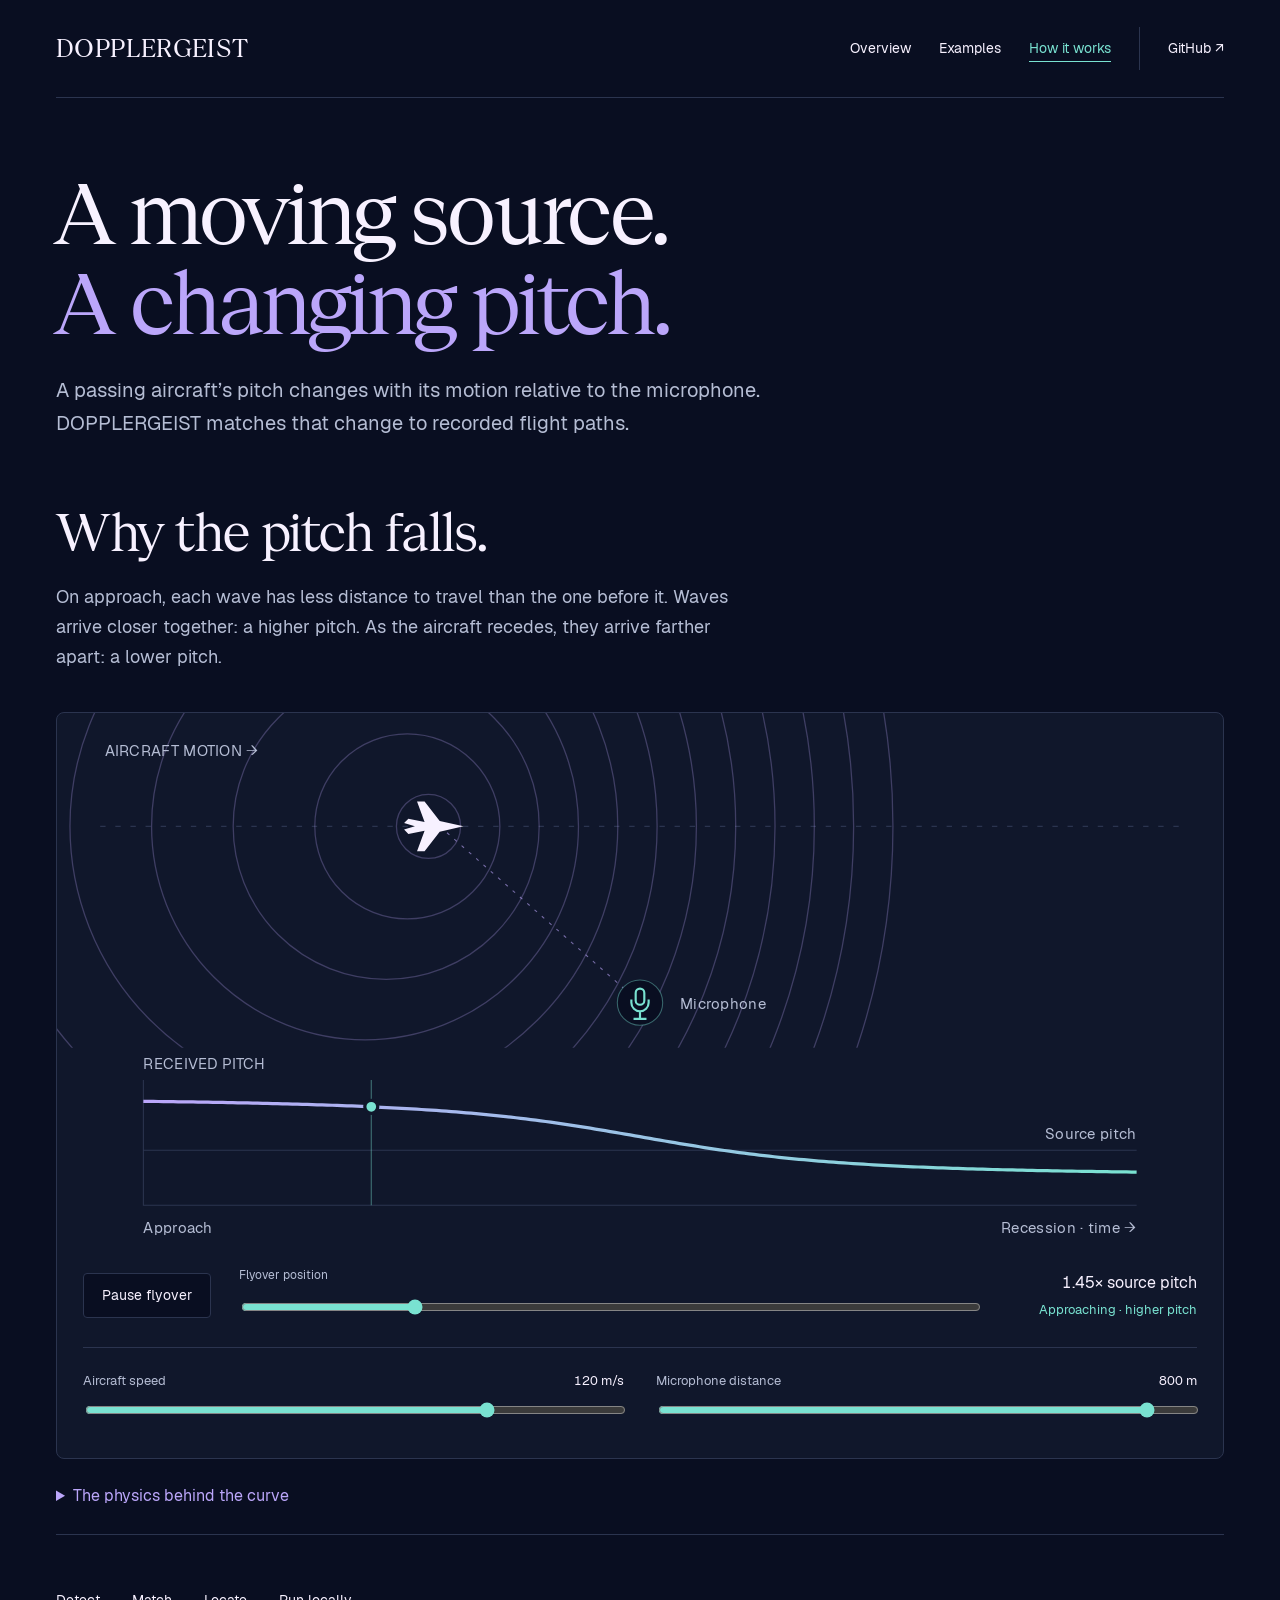
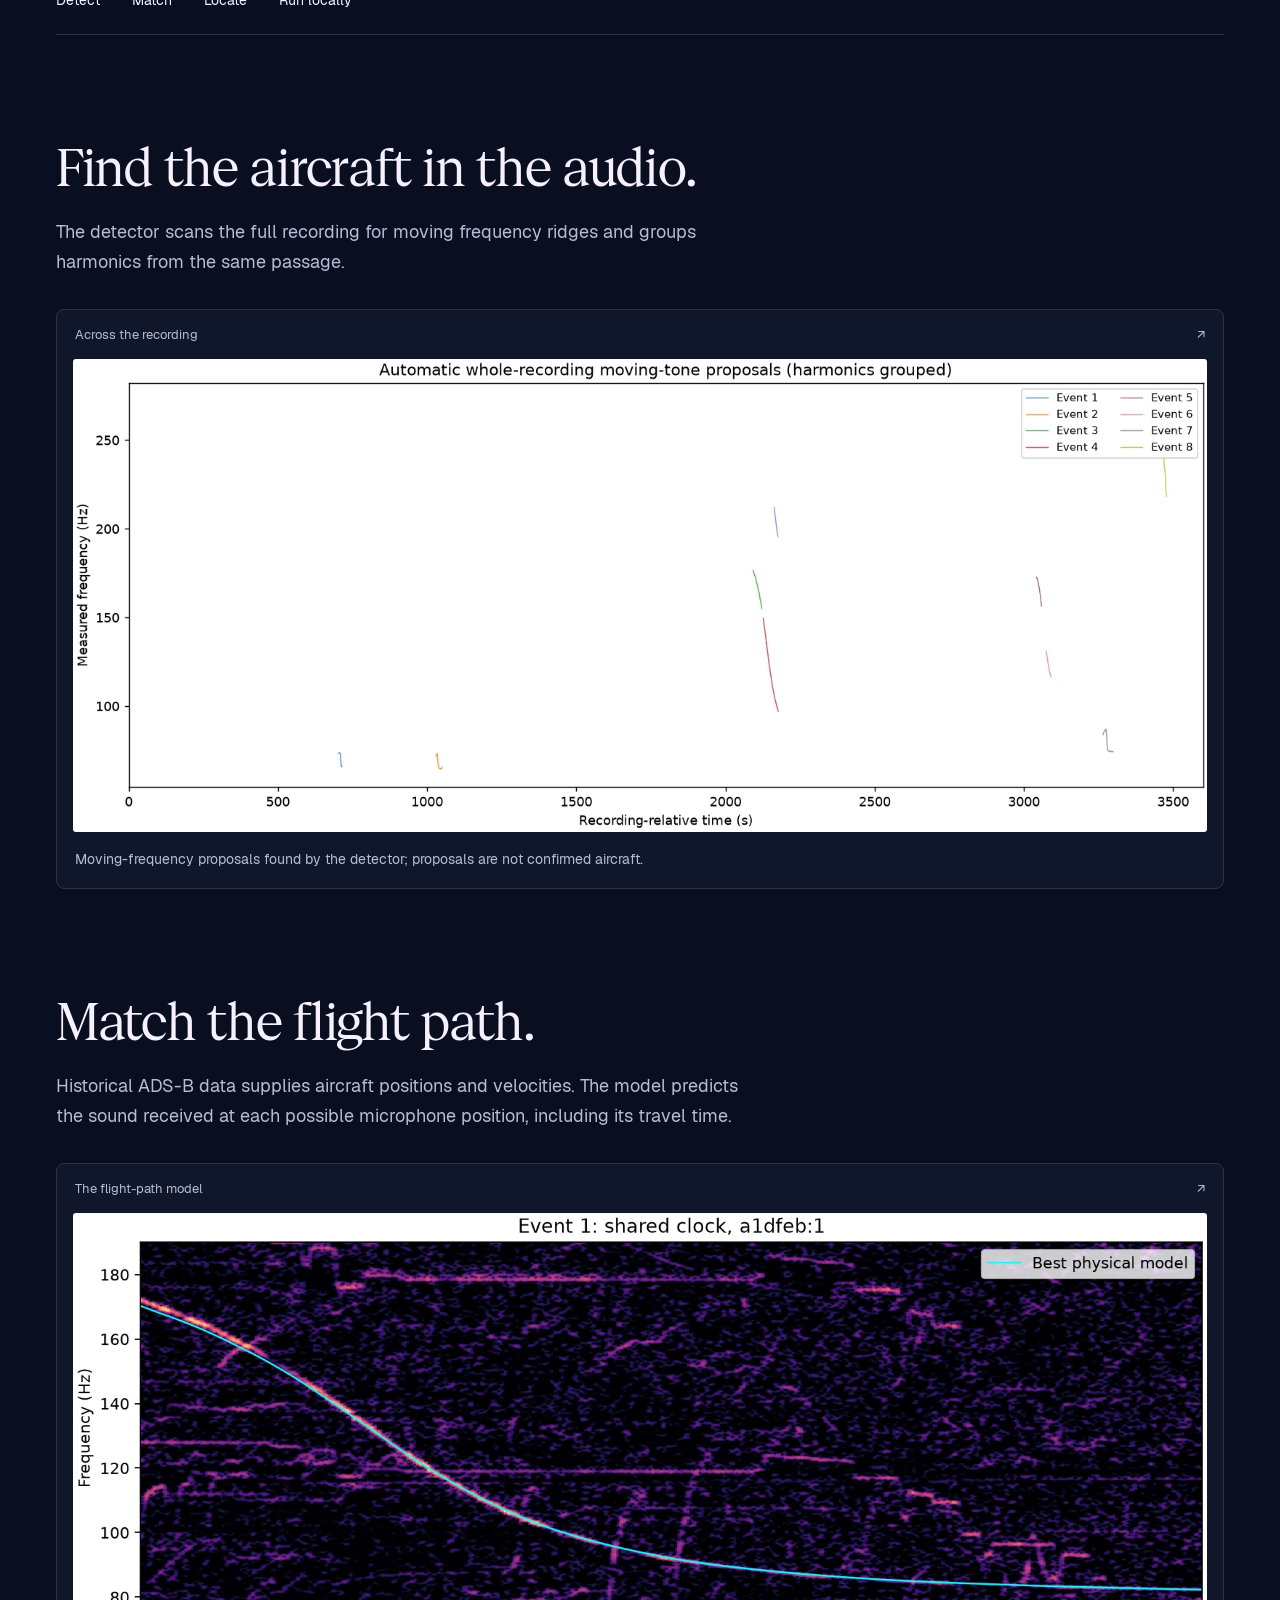
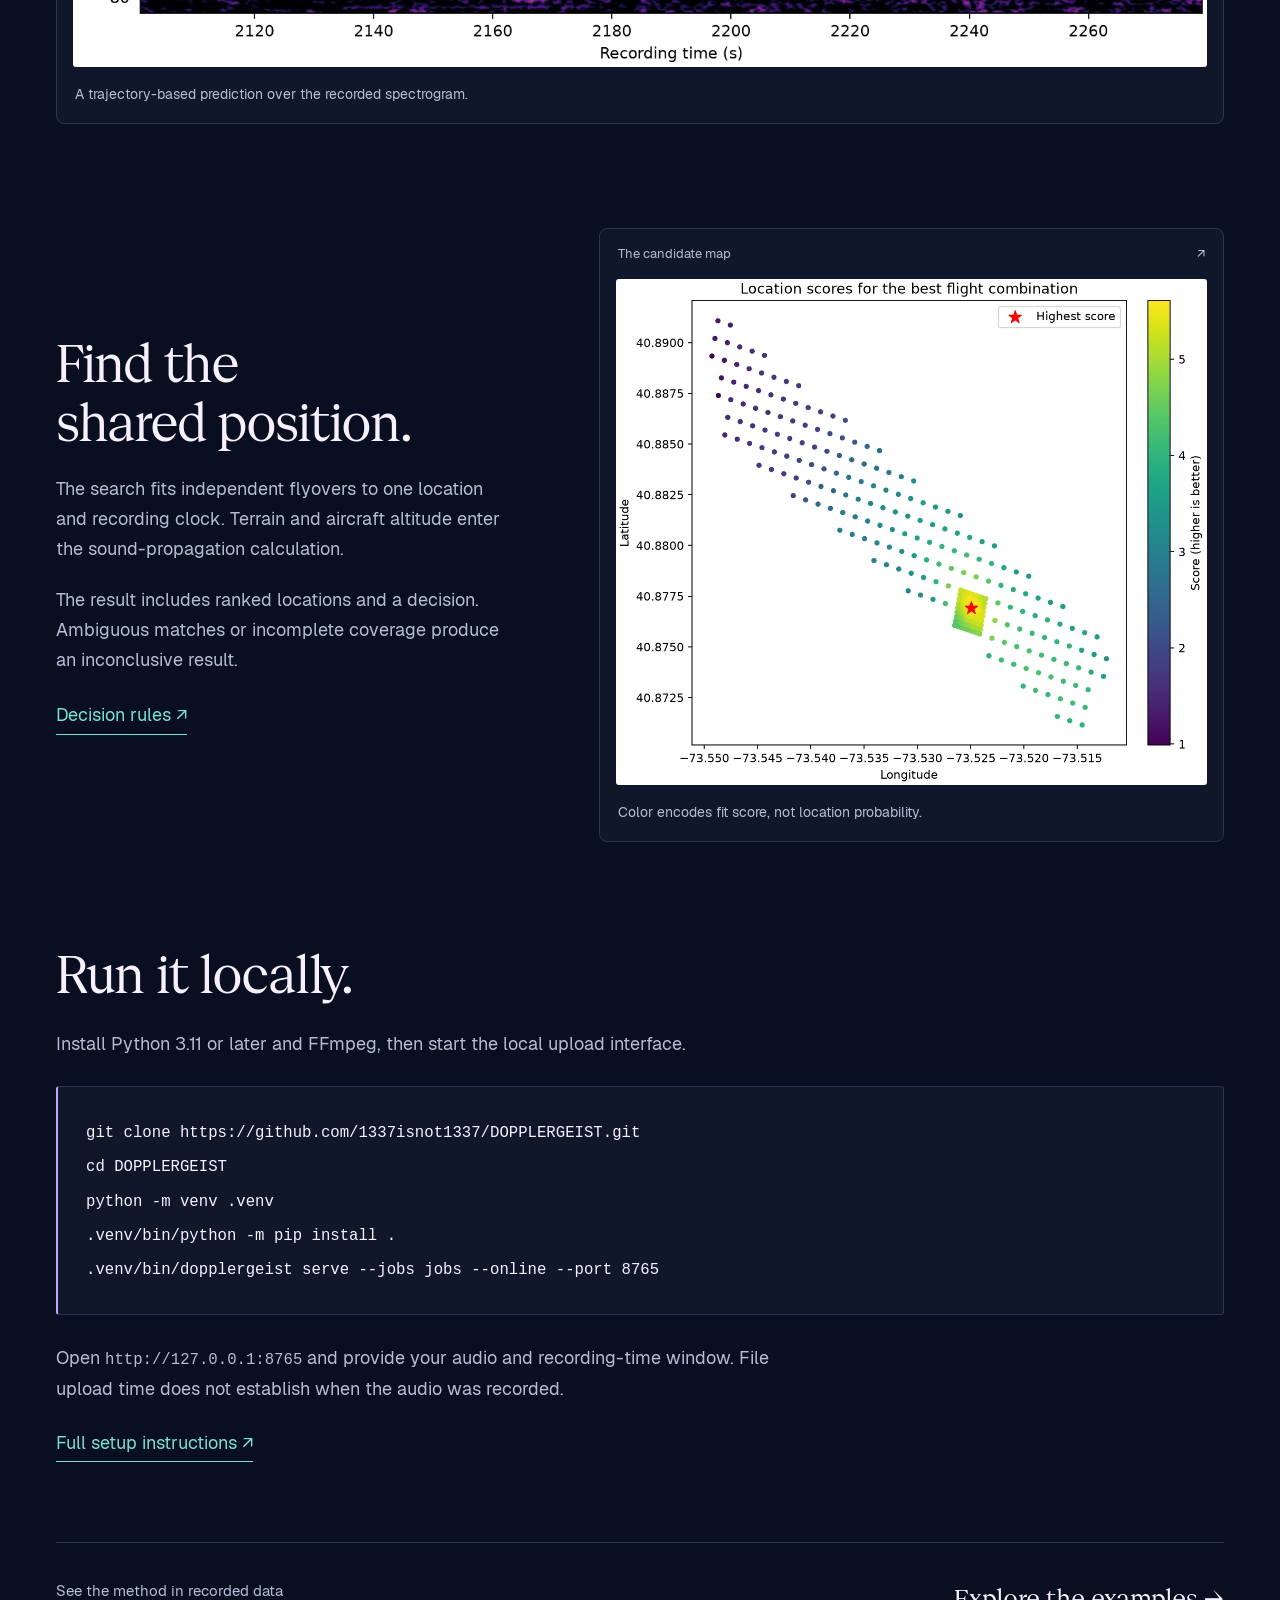
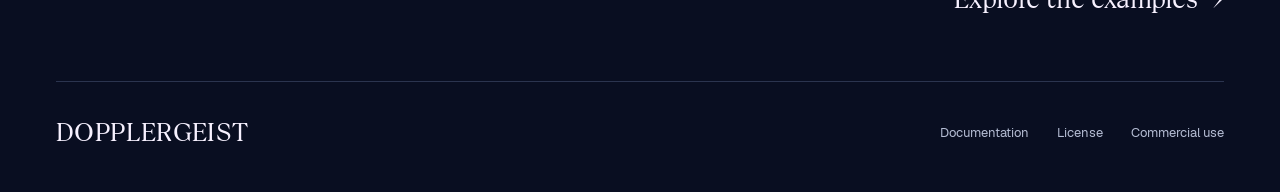
<file: docs/how-it-works.html>
<!doctype html>
<html lang="en">
<head>
<meta charset="utf-8">
<meta name="viewport" content="width=device-width,initial-scale=1">
<meta name="theme-color" content="#090e21">
<title>How Aircraft Doppler Audio Geolocation Works — DOPPLERGEIST</title>
<meta name="description" content="How DOPPLERGEIST locates audio: detect Doppler frequency ridges, match historical ADS-B flight paths, model sound propagation and search for the microphone.">
<meta name="robots" content="index,follow,max-image-preview:large">
<link rel="canonical" href="https://1337isnot1337.github.io/DOPPLERGEIST/how-it-works.html">
<link rel="preload" href="site-fonts/GeistSerif-Regular.woff2" as="font" type="font/woff2" crossorigin>
<link rel="stylesheet" href="site.css?v=3">
<script src="site.js?v=3" defer></script>
<link rel="icon" href="site-media/favicon.svg" type="image/svg+xml">
<meta property="og:type" content="website">
<meta property="og:site_name" content="DOPPLERGEIST">
<meta property="og:title" content="How Aircraft Doppler Audio Geolocation Works — DOPPLERGEIST">
<meta property="og:description" content="How DOPPLERGEIST locates audio: detect Doppler frequency ridges, match historical ADS-B flight paths, model sound propagation and search for the microphone.">
<meta property="og:url" content="https://1337isnot1337.github.io/DOPPLERGEIST/how-it-works.html">
<meta property="og:image" content="https://1337isnot1337.github.io/DOPPLERGEIST/site-media/livermore-automatic-mp3.png">
<meta property="og:image:width" content="2610">
<meta property="og:image:height" content="1278">
<meta property="og:image:alt" content="Aircraft Doppler spectrogram and satellite map from the real Livermore recording">
<meta name="twitter:card" content="summary_large_image">
<meta name="twitter:title" content="How Aircraft Doppler Audio Geolocation Works — DOPPLERGEIST">
<meta name="twitter:description" content="How DOPPLERGEIST locates audio: detect Doppler frequency ridges, match historical ADS-B flight paths, model sound propagation and search for the microphone.">
<meta name="twitter:image" content="https://1337isnot1337.github.io/DOPPLERGEIST/site-media/livermore-automatic-mp3.png">
<meta name="twitter:image:alt" content="Aircraft Doppler spectrogram and satellite map from the real Livermore recording">
<script type="application/ld+json">{"@context":"https://schema.org","@graph":[{"@type":"WebSite","@id":"https://1337isnot1337.github.io/DOPPLERGEIST/#website","url":"https://1337isnot1337.github.io/DOPPLERGEIST/","name":"DOPPLERGEIST"},{"@type":"WebPage","@id":"https://1337isnot1337.github.io/DOPPLERGEIST/how-it-works.html#page","url":"https://1337isnot1337.github.io/DOPPLERGEIST/how-it-works.html","name":"How Aircraft Doppler Audio Geolocation Works — DOPPLERGEIST","description":"How DOPPLERGEIST locates audio: detect Doppler frequency ridges, match historical ADS-B flight paths, model sound propagation and search for the microphone.","isPartOf":{"@id":"https://1337isnot1337.github.io/DOPPLERGEIST/#website"},"primaryImageOfPage":{"@type":"ImageObject","contentUrl":"https://1337isnot1337.github.io/DOPPLERGEIST/site-media/livermore-automatic-mp3.png"}},{"@type":"SoftwareSourceCode","@id":"https://1337isnot1337.github.io/DOPPLERGEIST/#software","name":"DOPPLERGEIST","description":"Audio geolocation software that matches aircraft Doppler signatures to historical ADS-B flight trajectories.","codeRepository":"https://github.com/1337isnot1337/DOPPLERGEIST","programmingLanguage":"Python","runtimePlatform":"Python 3.11 or later","license":"https://github.com/1337isnot1337/DOPPLERGEIST/blob/main/LICENSE","author":{"@type":"Person","name":"Cinna Davis","url":"https://github.com/1337isnot1337"}},{"@type":"BreadcrumbList","itemListElement":[{"@type":"ListItem","position":1,"name":"DOPPLERGEIST","item":"https://1337isnot1337.github.io/DOPPLERGEIST/"},{"@type":"ListItem","position":2,"name":"How it works","item":"https://1337isnot1337.github.io/DOPPLERGEIST/how-it-works.html"}]}]}</script>
</head>
<body>
<a class="skip" href="#main">Skip to content</a>
<header class="site-header wrap">
<a class="brand" href="./" aria-label="DOPPLERGEIST home">DOPPLERGEIST</a>
<nav aria-label="Main navigation"><a href="./">Overview</a><a href="examples.html">Examples</a><a href="how-it-works.html" aria-current="page">How it works</a><a class="nav-repo" href="https://github.com/1337isnot1337/DOPPLERGEIST">GitHub <span aria-hidden="true">↗</span></a></nav>
</header>
<main id="main">

<section class="page-heading wrap"><h1>A moving source.<br><span>A changing pitch.</span></h1><p>A passing aircraft’s pitch changes with its motion relative to the microphone. DOPPLERGEIST matches that change to recorded flight paths.</p></section>
<section class="section first wrap" aria-labelledby="pitch"><div class="section-intro"><h2 id="pitch">Why the pitch falls.</h2><p>On approach, each wave has less distance to travel than the one before it. Waves arrive closer together: a higher pitch. As the aircraft recedes, they arrive farther apart: a lower pitch.</p></div><div class="doppler-demo" data-doppler>
<svg class="doppler-scene" viewBox="0 0 1080 490" role="img" aria-labelledby="demo-title demo-desc">
<title id="demo-title">How motion changes the pitch at a microphone</title>
<desc id="demo-desc">An aircraft moves from left to right, emitting evenly timed sound waves. Waves are closer together ahead and farther apart behind. The received pitch drops as the aircraft passes. The diagram includes sound travel time and illustrates a constant tone and speed; it is not recorded data.</desc>
<defs><clipPath id="wave-area"><rect width="1080" height="310"/></clipPath><linearGradient id="curve-color"><stop stop-color="#bba6fa"/><stop offset="1" stop-color="#79e2d1"/></linearGradient></defs>
<g clip-path="url(#wave-area)"><path class="flight-line" d="M40 105H1040"/><g class="wavefronts" data-waves><circle cx="402.86" cy="105" r="42.00"/><circle cx="383.27" cy="105" r="98.00"/><circle cx="363.67" cy="105" r="154.00"/><circle cx="344.08" cy="105" r="210.00"/><circle cx="324.49" cy="105" r="266.00"/><circle cx="304.90" cy="105" r="322.00"/><circle cx="285.31" cy="105" r="378.00"/><circle cx="265.71" cy="105" r="434.00"/><circle cx="246.12" cy="105" r="490.00"/><circle cx="226.53" cy="105" r="546.00"/><circle cx="206.94" cy="105" r="602.00"/><circle cx="187.35" cy="105" r="658.00"/></g>
<path class="sound-link" data-sound-link d="M417.55 105L540 268.27"/>
<g class="aircraft" data-plane transform="translate(417.55 105)"><path d="M22 0 0-5-14-23-21-23-14-4-29-7-33-3-23 0-33 3-29 7-14 4-21 23-14 23 0 5Z"/></g>
<g data-receiver transform="translate(0 3.27)"><circle class="receiver-hit" cx="540" cy="265" r="30"/><circle class="receiver-halo" cx="540" cy="265" r="21"/><g class="receiver"><rect x="536" y="252" width="8" height="15" rx="4"/><path d="M532 262v3a8 8 0 0 0 16 0v-3m-8 11v7m-6 0h12"/></g><text x="577" y="271">Microphone</text></g>
</g>
<text x="44" y="40">AIRCRAFT MOTION →</text>
<path class="chart-grid" d="M80 340V456H1000M80 405H1000"/>
<text x="80" y="330">RECEIVED PITCH</text><text x="1000" y="395" text-anchor="end">Source pitch</text>
<path class="pitch-curve" data-curve d="M80.00,359.68 L84.60,359.74 L89.20,359.79 L93.80,359.85 L98.40,359.91 L103.00,359.97 L107.60,360.03 L112.20,360.10 L116.80,360.16 L121.40,360.23 L126.00,360.30 L130.60,360.37 L135.20,360.45 L139.80,360.52 L144.40,360.60 L149.00,360.68 L153.60,360.76 L158.20,360.84 L162.80,360.93 L167.40,361.02 L172.00,361.11 L176.60,361.21 L181.20,361.30 L185.80,361.40 L190.40,361.51 L195.00,361.61 L199.60,361.72 L204.20,361.83 L208.80,361.95 L213.40,362.07 L218.00,362.19 L222.60,362.32 L227.20,362.45 L231.80,362.58 L236.40,362.72 L241.00,362.87 L245.60,363.01 L250.20,363.17 L254.80,363.32 L259.40,363.49 L264.00,363.66 L268.60,363.83 L273.20,364.01 L277.80,364.19 L282.40,364.39 L287.00,364.58 L291.60,364.79 L296.20,365.00 L300.80,365.22 L305.40,365.44 L310.00,365.68 L314.60,365.92 L319.20,366.17 L323.80,366.42 L328.40,366.69 L333.00,366.97 L337.60,367.25 L342.20,367.55 L346.80,367.85 L351.40,368.17 L356.00,368.50 L360.60,368.83 L365.20,369.18 L369.80,369.54 L374.40,369.92 L379.00,370.30 L383.60,370.70 L388.20,371.11 L392.80,371.54 L397.40,371.97 L402.00,372.43 L406.60,372.89 L411.20,373.37 L415.80,373.87 L420.40,374.38 L425.00,374.91 L429.60,375.45 L434.20,376.01 L438.80,376.58 L443.40,377.17 L448.00,377.77 L452.60,378.39 L457.20,379.02 L461.80,379.67 L466.40,380.34 L471.00,381.01 L475.60,381.70 L480.20,382.41 L484.80,383.13 L489.40,383.86 L494.00,384.60 L498.60,385.35 L503.20,386.11 L507.80,386.89 L512.40,387.67 L517.00,388.45 L521.60,389.24 L526.20,390.04 L530.80,390.84 L535.40,391.64 L540.00,392.45 L544.60,393.25 L549.20,394.05 L553.80,394.86 L558.40,395.65 L563.00,396.44 L567.60,397.23 L572.20,398.01 L576.80,398.78 L581.40,399.54 L586.00,400.30 L590.60,401.04 L595.20,401.77 L599.80,402.49 L604.40,403.19 L609.00,403.88 L613.60,404.56 L618.20,405.22 L622.80,405.87 L627.40,406.51 L632.00,407.13 L636.60,407.73 L641.20,408.32 L645.80,408.89 L650.40,409.45 L655.00,409.99 L659.60,410.51 L664.20,411.03 L668.80,411.52 L673.40,412.00 L678.00,412.47 L682.60,412.92 L687.20,413.36 L691.80,413.79 L696.40,414.20 L701.00,414.59 L705.60,414.98 L710.20,415.35 L714.80,415.71 L719.40,416.06 L724.00,416.40 L728.60,416.73 L733.20,417.04 L737.80,417.35 L742.40,417.64 L747.00,417.93 L751.60,418.20 L756.20,418.47 L760.80,418.73 L765.40,418.98 L770.00,419.22 L774.60,419.45 L779.20,419.68 L783.80,419.90 L788.40,420.11 L793.00,420.31 L797.60,420.51 L802.20,420.70 L806.80,420.89 L811.40,421.07 L816.00,421.24 L820.60,421.41 L825.20,421.57 L829.80,421.73 L834.40,421.88 L839.00,422.03 L843.60,422.17 L848.20,422.31 L852.80,422.45 L857.40,422.58 L862.00,422.70 L866.60,422.83 L871.20,422.95 L875.80,423.06 L880.40,423.17 L885.00,423.28 L889.60,423.39 L894.20,423.49 L898.80,423.59 L903.40,423.69 L908.00,423.78 L912.60,423.88 L917.20,423.96 L921.80,424.05 L926.40,424.13 L931.00,424.22 L935.60,424.30 L940.20,424.37 L944.80,424.45 L949.40,424.52 L954.00,424.59 L958.60,424.66 L963.20,424.73 L967.80,424.80 L972.40,424.86 L977.00,424.92 L981.60,424.98 L986.20,425.04 L990.80,425.10 L995.40,425.16 L1000.00,425.21"/><path class="chart-cursor" data-cursor d="M375.71 340V456"/><circle class="pitch-dot" data-dot cx="375.71" cy="370.02" r="6"/>
<text x="80" y="482">Approach</text><text x="1000" y="482" text-anchor="end">Recession · time →</text>
</svg>
<div class="demo-controls" hidden>
<div class="demo-transport"><button type="button" class="play-button" data-play>Play flyover</button><label class="timeline-label"><span>Flyover position</span><input data-time type="range" min="0" max="1000" value="321" aria-label="Scrub through the flyover"></label><div class="pitch-readout"><output data-pitch aria-live="off">Higher pitch</output><span class="demo-phase" data-phase>Approaching · higher pitch</span></div></div>
<div class="demo-parameters"><label><span>Aircraft speed <output data-speed-value for="demo-speed">120 m/s</output></span><input id="demo-speed" data-speed type="range" min="60" max="140" step="5" value="120"></label><label><span>Microphone distance <output data-distance-value for="demo-distance">800 m</output></span><input id="demo-distance" data-distance type="range" min="250" max="850" step="10" value="800"></label></div>
</div>
</div><details class="physics-detail"><summary>The physics behind the curve</summary><div><p>For a steady source tone and a stationary microphone, the received frequency is <code>f = f₀ c / (c + vᵣ)</code>. Here <code>f₀</code> is the source frequency, <code>c</code> is sound speed, and <code>vᵣ</code> is radial velocity at emission, positive when moving away.</p><p>Sound emitted at time <code>τ</code> arrives at <code>t = τ + r(τ) / c</code>. The model solves for that emission time before calculating the pitch. The sound of closest approach arrives after the aircraft has passed.</p><a href="https://github.com/1337isnot1337/DOPPLERGEIST/blob/main/docs/METHODOLOGY.md#physical-model-and-sign-convention">Read the physical model ↗</a></div></details></section>
<nav class="page-jumps wrap" aria-label="On this page"><a href="#hear">Detect</a><a href="#flight">Match</a><a href="#search">Locate</a><a href="#run">Run locally</a></nav>
<section class="section wrap" aria-labelledby="hear"><div class="section-intro"><h2 id="hear">Find the aircraft in the audio.</h2><p>The detector scans the full recording for moving frequency ridges and groups harmonics from the same passage.</p></div>
<figure class="evidence-figure"><div class="figure-heading"><span>Across the recording</span><span aria-hidden="true">↗</span></div><a class="figure-link" href="site-media/discovery-overview.png" aria-label="View full-size image: Automatic acoustic discovery plot showing Doppler ridges at multiple times in a real recording"><img src="site-media/discovery-overview.webp" srcset="site-media/discovery-overview-960.webp 960w, site-media/discovery-overview.webp 1560w" sizes="(max-width: 700px) calc(100vw - 62px), (max-width: 900px) calc(100vw - 98px), min(1166px, calc(100vw - 146px))" width="1560" height="650" loading="lazy" decoding="async" alt="Automatic acoustic discovery plot showing Doppler ridges at multiple times in a real recording"></a><figcaption>Moving-frequency proposals found by the detector; proposals are not confirmed aircraft.</figcaption></figure>
</section>
<section class="section wrap" aria-labelledby="flight"><div class="section-intro"><h2 id="flight">Match the flight path.</h2><p>Historical ADS-B data supplies aircraft positions and velocities. The model predicts the sound received at each possible microphone position, including its travel time.</p></div>
<figure class="evidence-figure"><div class="figure-heading"><span>The flight-path model</span><span aria-hidden="true">↗</span></div><a class="figure-link" href="site-media/physical-model.png" aria-label="View full-size image: Cyan sound-propagation model aligned with a measured aircraft Doppler curve"><img src="site-media/physical-model.webp" srcset="site-media/physical-model-960.webp 960w, site-media/physical-model.webp 1600w" sizes="(max-width: 700px) calc(100vw - 62px), (max-width: 900px) calc(100vw - 98px), min(1166px, calc(100vw - 146px))" width="1600" height="640" loading="lazy" decoding="async" alt="Cyan sound-propagation model aligned with a measured aircraft Doppler curve"></a><figcaption>A trajectory-based prediction over the recorded spectrogram.</figcaption></figure>
</section>
<section class="section wrap location-section" aria-labelledby="search"><div><h2 id="search">Find the shared position.</h2><p>The search fits independent flyovers to one location and recording clock. Terrain and aircraft altitude enter the sound-propagation calculation.</p><p>The result includes ranked locations and a decision. Ambiguous matches or incomplete coverage produce an inconclusive result.</p><a class="text-link" href="https://github.com/1337isnot1337/DOPPLERGEIST/blob/main/docs/CONFIDENCE.md">Decision rules <span aria-hidden="true">↗</span></a></div>
<figure class="evidence-figure"><div class="figure-heading"><span>The candidate map</span><span aria-hidden="true">↗</span></div><a class="figure-link" href="site-media/location-scores.png" aria-label="View full-size image: Scored microphone positions on a geographic grid, with the highest score marked by a star"><img src="site-media/location-scores.webp" srcset="site-media/location-scores-960.webp 960w, site-media/location-scores.webp 1120w" sizes="(max-width: 700px) calc(100vw - 62px), (max-width: 900px) calc(100vw - 98px), min(1166px, calc(100vw - 146px))" width="1120" height="960" loading="lazy" decoding="async" alt="Scored microphone positions on a geographic grid, with the highest score marked by a star"></a><figcaption>Color encodes fit score, not location probability.</figcaption></figure>
</section>
<section class="section wrap setup" aria-labelledby="run"><h2 id="run">Run it locally.</h2><p>Install Python 3.11 or later and FFmpeg, then start the local upload interface.</p>
<pre><code>git clone https://github.com/1337isnot1337/DOPPLERGEIST.git
cd DOPPLERGEIST
python -m venv .venv
.venv/bin/python -m pip install .
.venv/bin/dopplergeist serve --jobs jobs --online --port 8765</code></pre>
<p>Open <code>http://127.0.0.1:8765</code> and provide your audio and recording-time window. File upload time does not establish when the audio was recorded.</p><a class="text-link" href="https://github.com/1337isnot1337/DOPPLERGEIST/blob/main/docs/SETUP.md">Full setup instructions <span aria-hidden="true">↗</span></a></section>

<div class="next-page wrap"><span>See the method in recorded data</span><a href="examples.html">Explore the examples <span aria-hidden="true">→</span></a></div>
</main>
<footer class="wrap">
<a class="brand" href="./">DOPPLERGEIST</a>
<nav aria-label="Footer navigation"><a href="https://github.com/1337isnot1337/DOPPLERGEIST/blob/main/docs/SETUP.md">Documentation</a><a href="https://github.com/1337isnot1337/DOPPLERGEIST/blob/main/LICENSE">License</a><a href="https://github.com/1337isnot1337/DOPPLERGEIST/blob/main/docs/COMMERCIAL-LICENSING.md">Commercial use</a></nav>
</footer>
</body>
</html>
</file>
<file: docs/site.css>
@font-face { font-family: "Geist Serif"; src: url("site-fonts/GeistSerif-Regular.woff2") format("woff2"); font-style: normal; font-weight: 400; font-display: swap; }
@font-face { font-family: "Geist"; src: url("site-fonts/Geist-Regular.woff2") format("woff2"); font-style: normal; font-weight: 400; font-display: swap; }
:root { color-scheme: dark; --bg: #090e21; --surface: #10172b; --text: #f7f1ff; --muted: #b5bdd4; --lilac: #bba6fa; --mint: #79e2d1; --line: #2b344f; }
* { box-sizing: border-box; }
html { scroll-behavior: smooth; scroll-padding-top: 32px; }
body { margin: 0; background: var(--bg); color: var(--text); font: 400 18px/1.65 "Geist", Arial, sans-serif; -webkit-font-smoothing: antialiased; }
h1, h2, .brand { font-family: "Geist Serif", Georgia, serif; font-weight: 400; }
h1, h2, h3, p, figure { margin: 0; }
h1 { font-size: clamp(56px, 6.6vw, 94px); line-height: 1.06; letter-spacing: -.035em; text-wrap: balance; }
h1 span { color: var(--lilac); }
h2 { font-size: clamp(36px, 4vw, 56px); line-height: 1.14; letter-spacing: -.025em; text-wrap: balance; }
h3 { font-size: 21px; font-weight: 400; }
a { color: inherit; text-underline-offset: .25em; text-decoration-thickness: 1px; }
a:hover { color: var(--mint); }
:focus-visible { outline: 2px solid var(--mint); outline-offset: 6px; }
img { display: block; max-width: 100%; height: auto; }
button, input { font: inherit; }
button { cursor: pointer; }
[hidden] { display: none !important; }
::selection { background: var(--lilac); color: var(--bg); }
.wrap { width: min(1200px, calc(100% - 112px)); margin-inline: auto; }
.skip { position: absolute; top: 12px; left: 12px; transform: translateY(-180%); z-index: 5; background: var(--mint); color: var(--bg); padding: 10px 20px; }
.skip:focus { transform: none; }
.site-header { min-height: 98px; display: flex; align-items: center; justify-content: space-between; gap: 32px; border-bottom: 1px solid var(--line); }
.brand { font-size: 25px; letter-spacing: .015em; text-decoration: none; }
nav { display: flex; gap: 28px; align-items: center; font-size: 14px; }
nav a { text-decoration: none; padding-block: 10px; }
nav a[aria-current="page"] { color: var(--mint); text-decoration: underline; text-underline-offset: 8px; }
.nav-repo { border-left: 1px solid var(--line); padding-left: 28px; }
.hero { padding-top: 62px; }
.eyebrow { color: var(--muted); font-size: 12px; letter-spacing: .13em; text-transform: uppercase; }
.hero-copy { display: grid; grid-template-columns: 1.35fr 1fr; gap: 6%; align-items: end; margin-top: 24px; }
.hero-copy h1 { font-size: clamp(54px, 5.6vw, 80px); }
.hero-copy > div { padding-bottom: 7px; }
.hero-copy p { color: var(--muted); max-width: 470px; font-size: 19px; }
.hero-links { display: flex; flex-wrap: wrap; align-items: center; gap: 16px 26px; margin-top: 24px; font-size: 15px; }
.hero-links > a:last-child { text-decoration-color: var(--line); }
.section { padding-top: 104px; }
.section-intro { margin-bottom: 32px; }
.section-intro p { color: var(--muted); max-width: 690px; margin-top: 20px; }
.evidence-figure { min-width: 0; border: 1px solid var(--line); border-radius: 8px; background: var(--surface); padding: 0 16px; }
.figure-heading { display: flex; justify-content: space-between; gap: 16px; color: var(--muted); font-size: 13px; padding: 14px 2px; }
.figure-link { display: block; cursor: zoom-in; background: #fbfaf7; border-radius: 3px; overflow: hidden; }
.figure-link img { width: 100%; }
.figure-link:focus-visible { outline-offset: 3px; }
figcaption { padding: 16px 2px 18px; font-size: 14px; line-height: 1.6; color: var(--muted); }
.pair { display: grid; grid-template-columns: 1fr 1fr; gap: 24px; align-items: start; }
.section-link { margin-top: 24px; font-size: 16px; }
.section-link a, .text-link { color: var(--mint); text-decoration: none; display: inline-block; border-bottom: 1px solid var(--mint); padding-bottom: 4px; }
.section-link a:hover, .text-link:hover { color: var(--text); border-color: var(--text); }
.method-summary { margin-top: 96px; border-top: 1px solid var(--line); padding-top: 58px; }
.method-steps { display: grid; grid-template-columns: repeat(3, 1fr); gap: 40px; list-style: none; padding: 0; margin: 42px 0 0; counter-reset: step; }
.method-steps li { border-top: 1px solid var(--line); padding-top: 22px; counter-increment: step; }
.method-steps h3::before { content: "0" counter(step) " / "; color: var(--lilac); font-size: 13px; margin-right: 6px; }
.method-steps p { margin-top: 14px; font-size: 16px; color: var(--muted); }
.closing { padding-block: 100px; }
.closing p { margin: 21px 0 28px; color: var(--muted); max-width: 600px; }
footer { border-top: 1px solid var(--line); padding-block: 30px 40px; display: flex; justify-content: space-between; align-items: center; gap: 30px; }
footer nav { font-size: 13px; color: var(--muted); }
.page-heading { padding-top: 72px; }
.page-heading h1 { max-width: 1120px; }
.page-heading p { color: var(--muted); font-size: 20px; max-width: 720px; margin-top: 25px; }
.page-jumps { margin-top: 44px; border-bottom: 1px solid var(--line); padding-bottom: 12px; gap: 32px; flex-wrap: wrap; }
.first { padding-top: 64px; }
.separate-figure { margin-top: 32px; }
.location-section { display: grid; grid-template-columns: .85fr 1.15fr; gap: 7%; align-items: center; }
.location-section p { margin-top: 22px; color: var(--muted); }
.location-section .text-link { margin-top: 26px; }
.setup > p { margin-block: 24px; max-width: 720px; color: var(--muted); }
code { font-family: "SFMono-Regular", Consolas, monospace; font-size: .87em; }
pre { margin-block: 28px; padding: 28px; overflow-x: auto; background: var(--surface); border: 1px solid var(--line); border-left: 2px solid var(--lilac); border-radius: 3px; line-height: 1.9; }
.source-link { margin-top: 42px; color: var(--mint); font-size: 16px; }
.next-page { display: flex; justify-content: space-between; gap: 24px; border-top: 1px solid var(--line); padding-block: 36px 60px; margin-top: 80px; }
.next-page > span { font-size: 15px; color: var(--muted); }
.next-page > a { font-family: "Geist Serif", Georgia, serif; font-size: 25px; text-decoration: none; }
/* The illustration shares the site's palette and retains a useful static state. */
.doppler-demo { margin-top: 40px; border: 1px solid var(--line); border-radius: 8px; background: var(--surface); overflow: hidden; }
.demo-phase { color: var(--mint); font-size: 13px; }
.doppler-scene { display: block; width: 100%; height: auto; }
.doppler-scene text { fill: var(--muted); font: 14px "Geist", Arial, sans-serif; letter-spacing: .02em; }
.flight-line { stroke: var(--line); stroke-dasharray: 5 9; fill: none; }
.wavefronts { fill: none; stroke: var(--lilac); stroke-opacity: .27; stroke-width: 1.2; }
.aircraft { fill: var(--text); }
.sound-link { fill: none; stroke: var(--lilac); stroke-dasharray: 3 6; opacity: .6; }
.receiver-halo { fill: var(--bg); stroke: var(--mint); stroke-opacity: .4; }
.receiver { stroke: var(--mint); fill: none; stroke-width: 2; }
.chart-grid { stroke: var(--line); fill: none; }
.pitch-curve { stroke: url(#curve-color); stroke-width: 3; fill: none; }
.chart-cursor { stroke: var(--mint); stroke-opacity: .45; }
.pitch-dot { fill: var(--mint); stroke: var(--surface); stroke-width: 3; }
.demo-controls { padding: 24px 26px; }
.demo-transport { display: grid; grid-template-columns: auto minmax(0, 1fr) 190px; align-items: center; gap: 28px; }
.pitch-readout { display: grid; gap: 3px; text-align: right; font-variant-numeric: tabular-nums; }
.pitch-readout output { font-size: 16px; }
.demo-parameters { display: grid; grid-template-columns: 1fr 1fr; gap: 32px; margin-top: 22px; padding-top: 22px; border-top: 1px solid var(--line); }
.demo-parameters label { min-width: 0; }
.demo-parameters label > span { display: flex; justify-content: space-between; gap: 12px; font-size: 13px; color: var(--muted); }
.demo-parameters output { color: var(--text); font-variant-numeric: tabular-nums; }
[data-receiver] { cursor: ns-resize; touch-action: none; }
.receiver-hit { fill: transparent; }
[data-receiver]:hover .receiver-halo { stroke-opacity: 1; }
.play-button, .viewer-close { border: 1px solid var(--line); border-radius: 4px; padding: 10px 18px; color: var(--text); background: var(--bg); font-size: 14px; min-width: 128px; min-height: 44px; }
.play-button:hover, .viewer-close:hover { border-color: var(--mint); }
.timeline-label { min-width: 0; color: var(--muted); font-size: 12px; display: grid; gap: 4px; }
input[type="range"] { width: 100%; min-width: 60px; accent-color: var(--mint); cursor: ew-resize; min-height: 32px; }
.physics-detail { border-bottom: 1px solid var(--line); padding-block: 24px; font-size: 16px; }
.physics-detail summary { cursor: pointer; color: var(--lilac); }
.physics-detail > div { max-width: 760px; color: var(--muted); padding-top: 18px; }
.physics-detail p + p { margin-top: 15px; }
.physics-detail a { display: inline-block; margin-top: 18px; }
/* Native modal provides Escape, focus containment and focus restoration. */
.figure-viewer { width: min(1500px, 96vw); max-height: 94dvh; padding: 20px; border: 1px solid var(--line); border-radius: 8px; background: var(--surface); color: var(--text); }
.figure-viewer::backdrop { background: rgb(4 7 17 / .9); }
.viewer-toolbar { display: flex; gap: 24px; align-items: center; justify-content: space-between; margin-bottom: 18px; }
.viewer-toolbar p { font-size: 16px; }
.figure-viewer img { max-height: 70dvh; width: auto; margin-inline: auto; object-fit: contain; }
.viewer-caption { font-size: 14px; color: var(--muted); margin-top: 18px; }
.viewer-original { display: inline-block; font-size: 14px; color: var(--mint); margin-top: 12px; }
body:has(.figure-viewer[open]) { overflow: hidden; }
@media (max-width: 1000px) { .hero-copy { grid-template-columns: 1fr; gap: 24px; } .hero-copy p { max-width: 690px; } .hero-links { margin-top: 18px; } }
@media (max-width: 900px) {
  .wrap { width: calc(100% - 64px); }
  .site-header { gap: 20px; }
  nav { gap: 18px; }
  .nav-repo { padding-left: 18px; }
  .brand { font-size: 22px; }
  .hero, .page-heading { padding-top: 48px; }
  .section { padding-top: 72px; }
  .method-summary { margin-top: 72px; padding-top: 42px; }
  .method-steps { gap: 24px; }
  .location-section { gap: 32px; grid-template-columns: 1fr 1fr; }
  footer { align-items: start; }
  footer nav { flex-wrap: wrap; justify-content: flex-end; gap: 12px 20px; }
}
@media (max-width: 700px) {
  body { font-size: 17px; }
  .wrap { width: calc(100% - 40px); }
  .site-header { padding-block: 20px 12px; min-height: 0; flex-wrap: wrap; gap: 10px; }
  .site-header nav { width: 100%; justify-content: space-between; gap: 12px; font-size: 13px; }
  .nav-repo { border-left: 0; padding-left: 0; }
  .hero, .page-heading { padding-top: 38px; }
  h1 { font-size: clamp(42px, 9vw, 64px); line-height: 1.1; }
  h2 { font-size: 36px; }
  .hero-copy { margin-top: 20px; }
  .hero-copy h1 { font-size: clamp(42px, 9vw, 64px); }
  .hero-copy p, .page-heading p { font-size: 18px; }
  .section, .first { padding-top: 60px; }
  .section-intro { margin-bottom: 24px; }
  .pair, .location-section, .method-steps { grid-template-columns: 1fr; gap: 28px; }
  .method-summary { margin-top: 60px; padding-top: 36px; }
  .method-steps { margin-top: 28px; }
  .evidence-figure { padding-inline: 10px; }
  figcaption { font-size: 13px; padding-block: 12px 14px; }
  .figure-heading { font-size: 12px; padding-block: 12px; }
  .closing { padding-block: 68px; }
  .next-page { margin-top: 60px; flex-direction: column; gap: 10px; padding-bottom: 40px; }
  footer { flex-direction: column; gap: 12px; padding-block: 26px; }
  footer nav { justify-content: flex-start; gap: 12px 20px; }
  pre { padding: 18px; font-size: 14px; }
  .page-jumps { gap: 12px 24px; font-size: 13px; margin-top: 28px; }
  .doppler-demo { margin-top: 28px; }
  .demo-phase { font-size: 12px; }
  .doppler-scene { min-height: 210px; }
  .doppler-scene text { font-size: 30px; }
  .demo-controls { padding: 16px; }
  .demo-transport { grid-template-columns: auto 1fr; gap: 16px; }
  .pitch-readout { grid-column: 2; grid-row: 1; }
  .pitch-readout output { font-size: 14px; }
  .demo-parameters { grid-template-columns: 1fr; gap: 16px; margin-top: 16px; padding-top: 16px; }
  .receiver-hit { r: 66px; }
  .timeline-label { grid-column: 1 / -1; grid-row: 2; }
  .play-button { min-width: 116px; padding-inline: 12px; }
  .figure-viewer { padding: 12px; }
  .viewer-toolbar { gap: 12px; }
  .viewer-close { min-width: auto; }
}
@media (prefers-reduced-motion: reduce) { html { scroll-behavior: auto; } }
</file>
